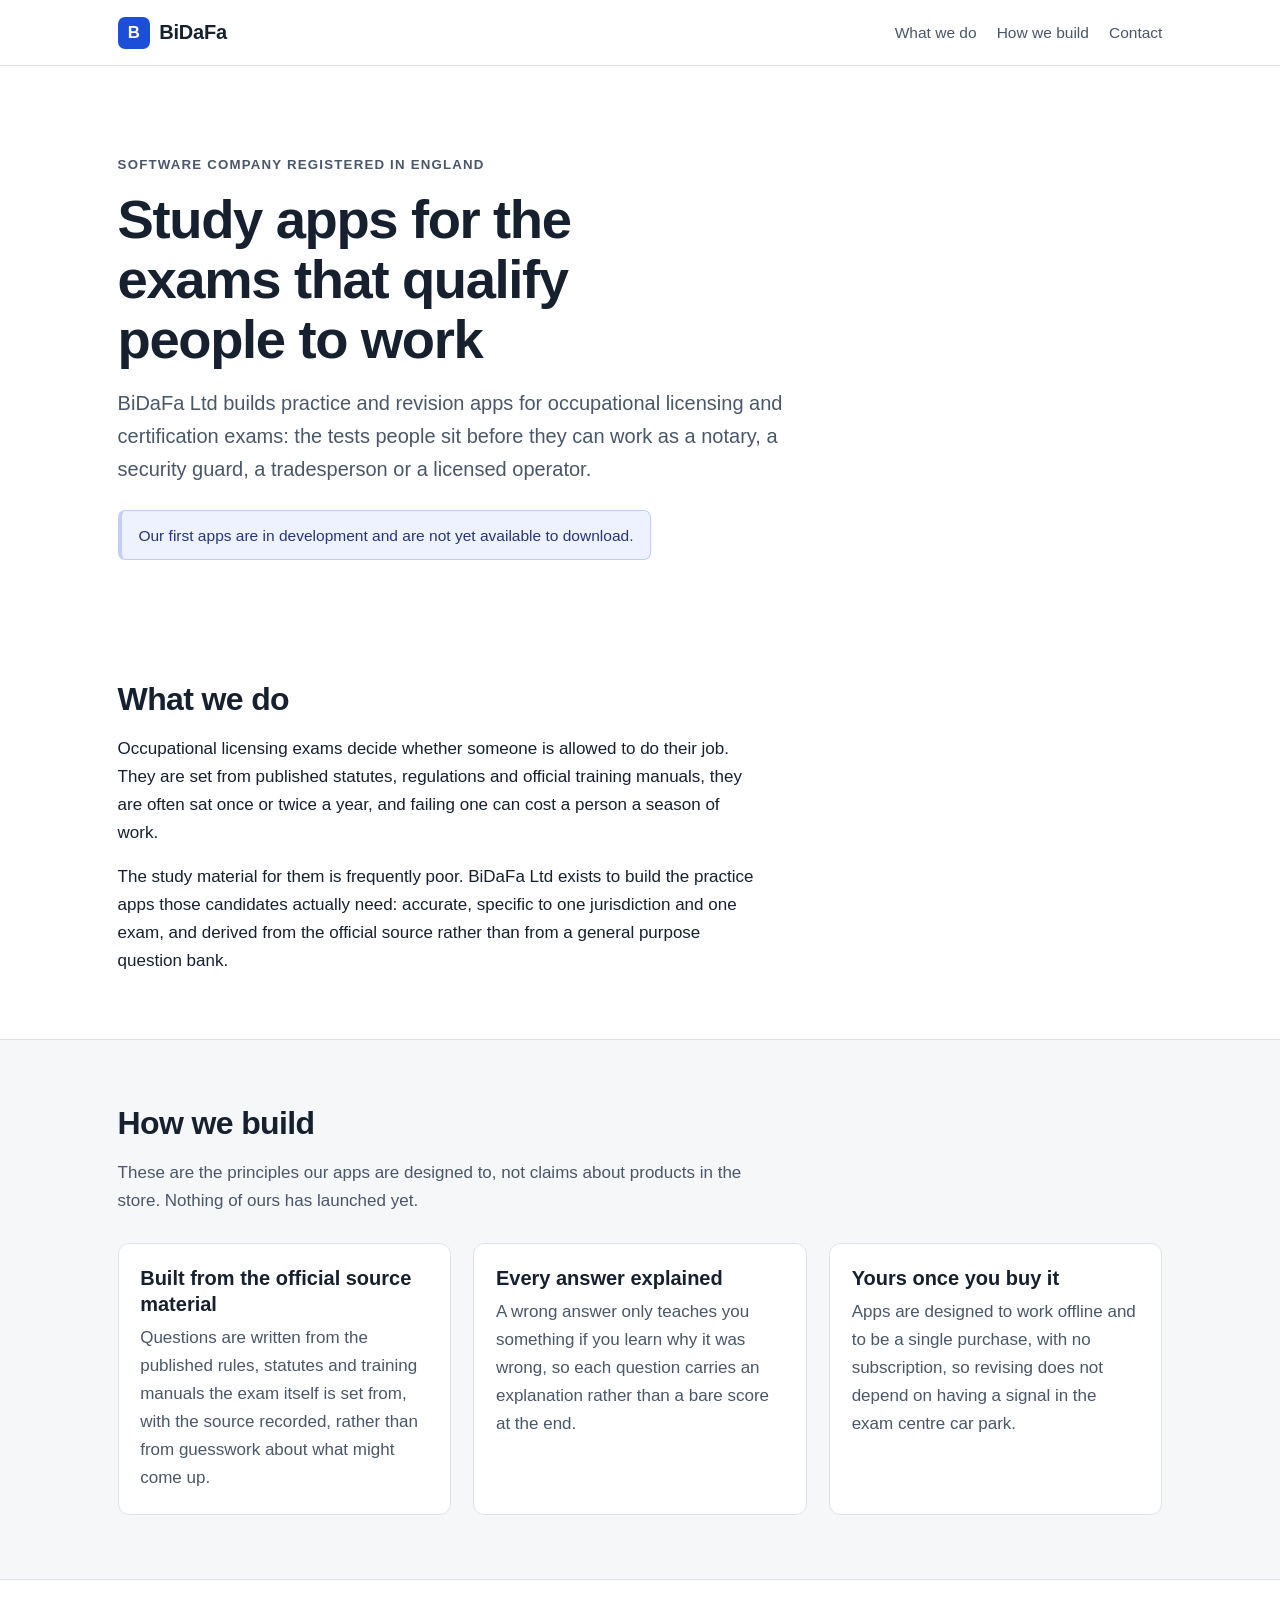
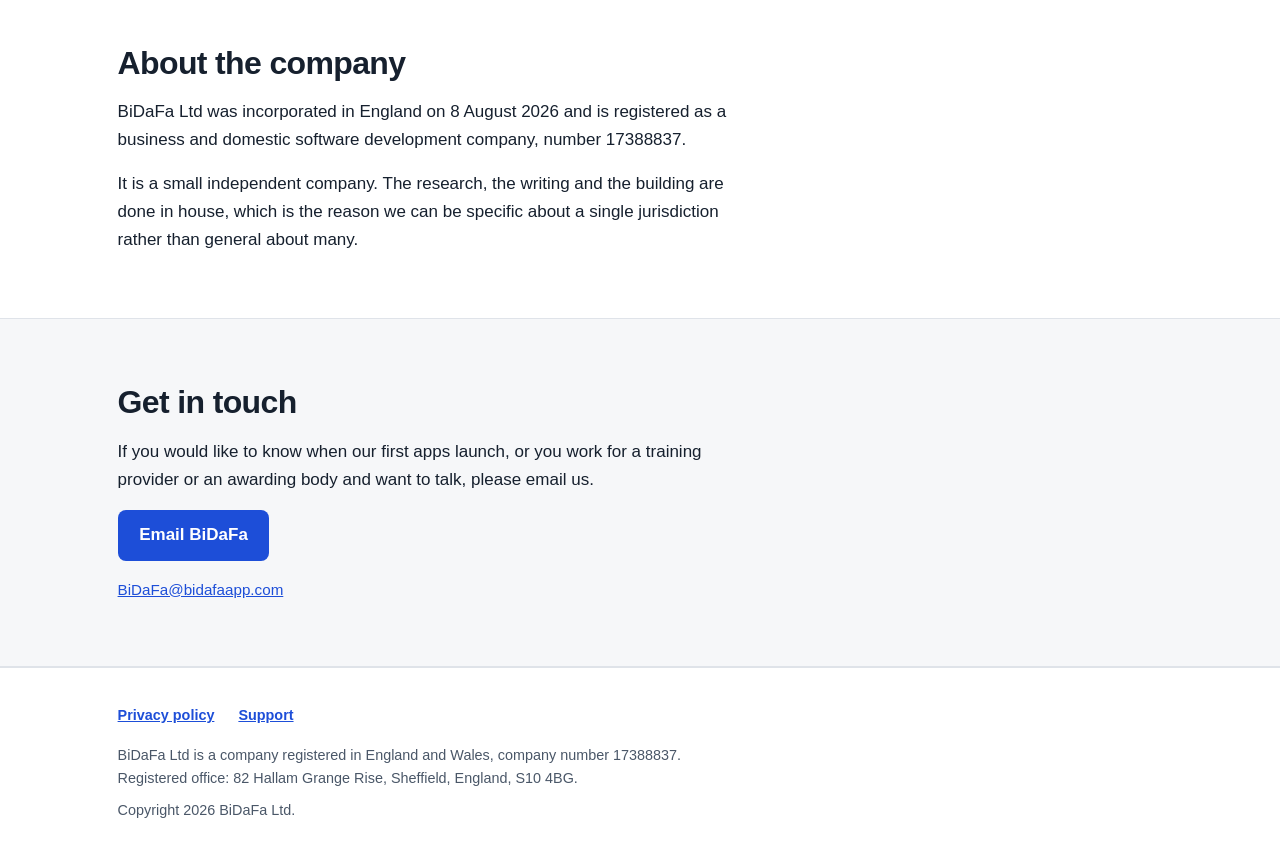
<file: docs/index.html>
<!doctype html>
<html lang="en-GB">
<head>
<meta charset="utf-8">
<meta name="viewport" content="width=device-width, initial-scale=1">

<title>BiDaFa Ltd | Practice apps for licensing and certification exams</title>
<meta name="description" content="BiDaFa Ltd is a software company registered in England, building practice and revision apps for occupational licensing and certification exams. First apps in development.">
<link rel="canonical" href="https://bidafaapp.com/">
<meta name="robots" content="index, follow">

<meta property="og:type" content="website">
<meta property="og:site_name" content="BiDaFa">
<meta property="og:locale" content="en_GB">
<meta property="og:title" content="BiDaFa Ltd | Practice apps for licensing and certification exams">
<meta property="og:description" content="BiDaFa Ltd is a software company registered in England, building practice and revision apps for occupational licensing and certification exams. First apps in development.">
<meta property="og:url" content="https://bidafaapp.com/">
<meta name="twitter:card" content="summary">

<meta name="theme-color" content="#0f172a" media="(prefers-color-scheme: dark)">
<meta name="theme-color" content="#ffffff" media="(prefers-color-scheme: light)">

<link rel="icon" href="/assets/favicon.svg" type="image/svg+xml">
<link rel="stylesheet" href="/assets/styles.css">

<script type="application/ld+json">{
  "@context": "https://schema.org",
  "@type": "Organization",
  "name": "BiDaFa",
  "legalName": "BIDAFA LTD",
  "url": "https://bidafaapp.com/",
  "email": "BiDaFa@bidafaapp.com",
  "foundingDate": "2026-08-08",
  "description": "BiDaFa Ltd is a software company registered in England, building practice and revision apps for occupational licensing and certification exams. First apps in development.",
  "identifier": {
    "@type": "PropertyValue",
    "name": "Companies House company number",
    "value": "17388837"
  },
  "address": {
    "@type": "PostalAddress",
    "streetAddress": "82 Hallam Grange Rise",
    "addressLocality": "Sheffield",
    "postalCode": "S10 4BG",
    "addressCountry": "GB"
  },
  "contactPoint": {
    "@type": "ContactPoint",
    "contactType": "customer support",
    "email": "BiDaFa@bidafaapp.com",
    "areaServed": "GB"
  }
}</script>
</head>

<body>
<a class="skip" href="#main">Skip to content</a>

<header class="site-header">
  <div class="wrap header-inner">
    <a class="brand" href="/" aria-label="BiDaFa Ltd home">
      <span class="brand-mark" aria-hidden="true">B</span>
      <span class="brand-text">BiDaFa</span>
    </a>
    <nav aria-label="Primary">
      <ul class="nav">
        <li><a href="#what-we-do">What we do</a></li>
        <li><a href="#how-we-build">How we build</a></li>
        <li><a href="#contact">Contact</a></li>
      </ul>
    </nav>
  </div>
</header>

<main id="main">

<section class="hero">
  <div class="wrap">
    <p class="eyebrow">Software company registered in England</p>
    <h1>Study apps for the exams that qualify people to work</h1>
    <p class="lead">BiDaFa Ltd builds practice and revision apps for occupational licensing and certification exams: the tests people sit before they can work as a notary, a security guard, a tradesperson or a licensed operator.</p>
    <p class="status" role="note">Our first apps are in development and are not yet available to download.</p>
  </div>
</section>

<section id="what-we-do" class="band" aria-labelledby="what-we-do-h">
  <div class="wrap prose">
    <h2 id="what-we-do-h">What we do</h2>
    <p>Occupational licensing exams decide whether someone is allowed to do their job. They are set from published statutes, regulations and official training manuals, they are often sat once or twice a year, and failing one can cost a person a season of work.</p>
    <p>The study material for them is frequently poor. BiDaFa Ltd exists to build the practice apps those candidates actually need: accurate, specific to one jurisdiction and one exam, and derived from the official source rather than from a general purpose question bank.</p>
  </div>
</section>

<section id="how-we-build" class="band band-alt" aria-labelledby="how-we-build-h">
  <div class="wrap">
    <h2 id="how-we-build-h">How we build</h2>
    <p class="section-intro">These are the principles our apps are designed to, not claims about products in the store. Nothing of ours has launched yet.</p>
    <ul class="principles">
      <li class="principle">
        <h3>Built from the official source material</h3>
        <p>Questions are written from the published rules, statutes and training manuals the exam itself is set from, with the source recorded, rather than from guesswork about what might come up.</p>
      </li>
      <li class="principle">
        <h3>Every answer explained</h3>
        <p>A wrong answer only teaches you something if you learn why it was wrong, so each question carries an explanation rather than a bare score at the end.</p>
      </li>
      <li class="principle">
        <h3>Yours once you buy it</h3>
        <p>Apps are designed to work offline and to be a single purchase, with no subscription, so revising does not depend on having a signal in the exam centre car park.</p>
      </li>
    </ul>
  </div>
</section>

<section id="about" class="band" aria-labelledby="about-h">
  <div class="wrap prose">
    <h2 id="about-h">About the company</h2>
    <p>BiDaFa Ltd was incorporated in England on 8 August 2026 and is registered as a business and domestic software development company, number 17388837.</p>
    <p>It is a small independent company. The research, the writing and the building are done in house, which is the reason we can be specific about a single jurisdiction rather than general about many.</p>
  </div>
</section>

<section id="contact" class="band band-alt" aria-labelledby="contact-h">
  <div class="wrap prose">
    <h2 id="contact-h">Get in touch</h2>
    <p>If you would like to know when our first apps launch, or you work for a training provider or an awarding body and want to talk, please email us.</p>
    <p><a class="button" href="mailto:BiDaFa@bidafaapp.com">Email BiDaFa</a></p>
    <p class="email-plain"><a href="mailto:BiDaFa@bidafaapp.com">BiDaFa@bidafaapp.com</a></p>
  </div>
</section>

</main>

<footer class="site-footer">
  <div class="wrap">
    <nav class="footer-links" aria-label="Legal and support">
      <ul>
        <li><a href="/privacy/">Privacy policy</a></li>
        <li><a href="/support/">Support</a></li>
      </ul>
    </nav>
    <p class="legal">BiDaFa Ltd is a company registered in England and Wales, company number 17388837. Registered office: 82 Hallam Grange Rise, Sheffield, England, S10 4BG.</p>
    <p class="copyright">Copyright 2026 BiDaFa Ltd.</p>
  </div>
</footer>

</body>
</html>
</file>
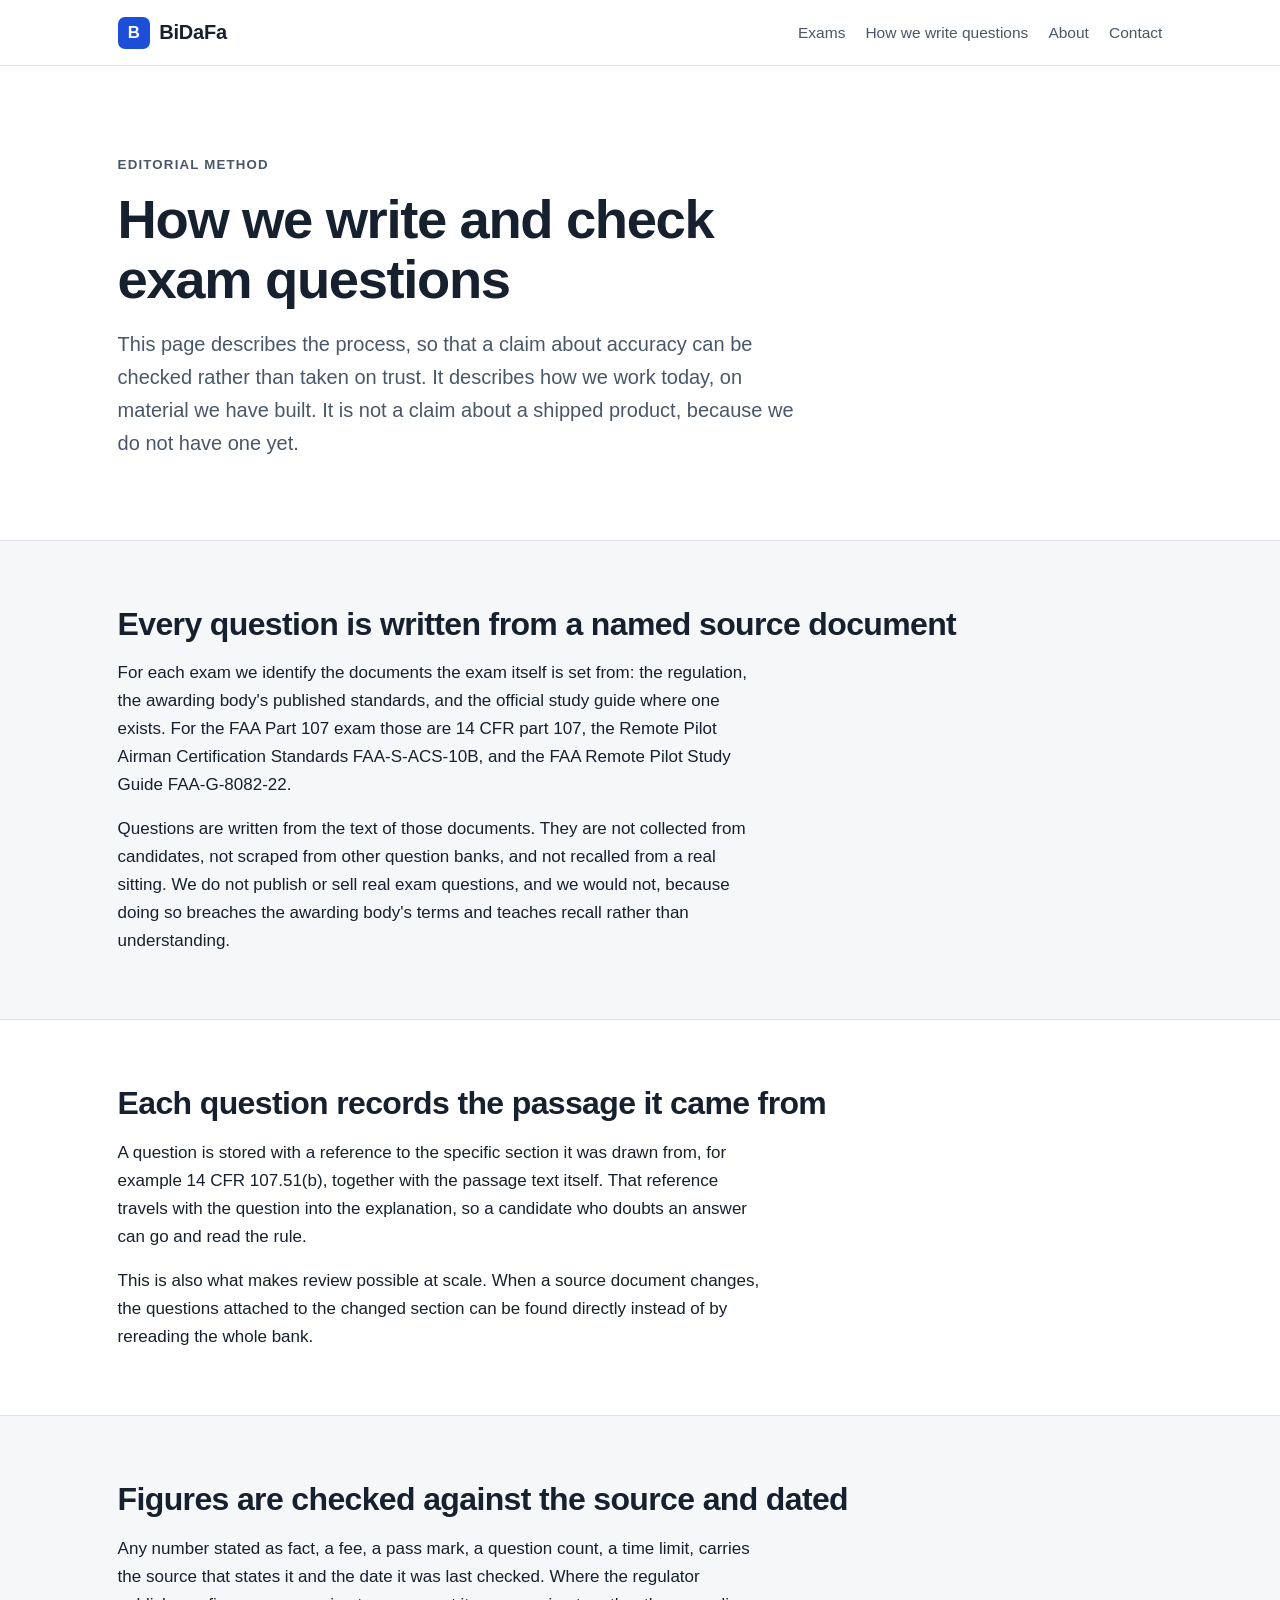
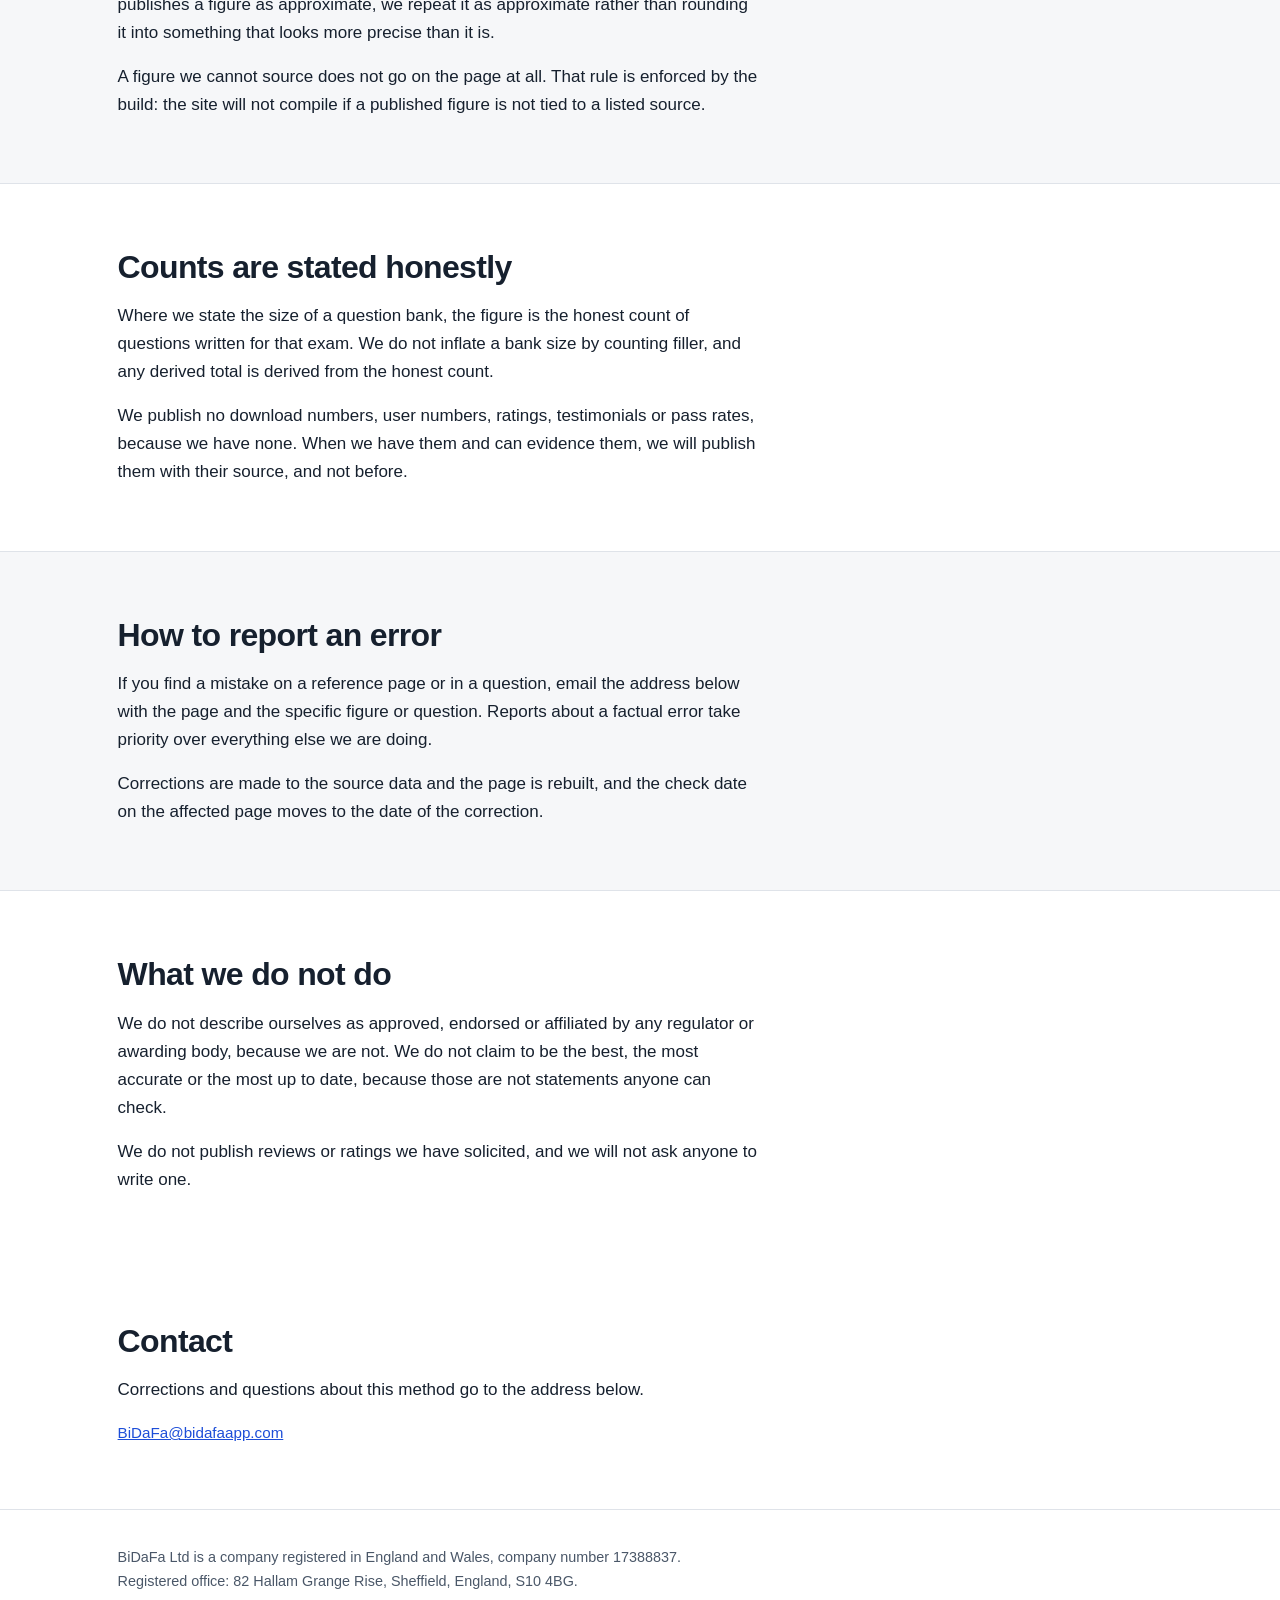
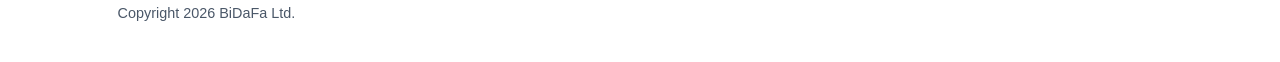
<file: docs/how-we-write-questions/index.html>
<!doctype html>
<html lang="en-GB">
<head>
<meta charset="utf-8">
<meta name="viewport" content="width=device-width, initial-scale=1">

<title>How BiDaFa writes and checks exam questions | BiDaFa Ltd</title>
<meta name="description" content="The method BiDaFa Ltd uses to write practice questions for licensing exams: which documents each question is drawn from, how the source is recorded per question, how figures are checked and dated, and how to report an error.">
<link rel="canonical" href="https://bidafaapp.com/how-we-write-questions/">
<meta name="robots" content="index, follow">

<meta property="og:type" content="website">
<meta property="og:site_name" content="BiDaFa">
<meta property="og:locale" content="en_GB">
<meta property="og:title" content="How BiDaFa writes and checks exam questions | BiDaFa Ltd">
<meta property="og:description" content="The method BiDaFa Ltd uses to write practice questions for licensing exams: which documents each question is drawn from, how the source is recorded per question, how figures are checked and dated, and how to report an error.">
<meta property="og:url" content="https://bidafaapp.com/how-we-write-questions/">
<meta name="twitter:card" content="summary">

<meta name="theme-color" content="#0f172a" media="(prefers-color-scheme: dark)">
<meta name="theme-color" content="#ffffff" media="(prefers-color-scheme: light)">

<link rel="icon" href="/assets/favicon.svg" type="image/svg+xml">
<link rel="stylesheet" href="/assets/styles.css">

<script type="application/ld+json">{
  "@context": "https://schema.org",
  "@graph": [
    {
      "@type": "Organization",
      "@id": "https://bidafaapp.com/#organization",
      "name": "BiDaFa",
      "legalName": "BIDAFA LTD",
      "url": "https://bidafaapp.com/",
      "email": "BiDaFa@bidafaapp.com",
      "foundingDate": "2026-08-08",
      "description": "BiDaFa Ltd is a software company registered in England, building practice and revision apps for occupational licensing and certification exams. Free, sourced reference pages for the exams themselves. First apps in development.",
      "identifier": {
        "@type": "PropertyValue",
        "name": "Companies House company number",
        "value": "17388837"
      },
      "address": {
        "@type": "PostalAddress",
        "streetAddress": "82 Hallam Grange Rise",
        "addressLocality": "Sheffield",
        "postalCode": "S10 4BG",
        "addressCountry": "GB"
      },
      "contactPoint": {
        "@type": "ContactPoint",
        "contactType": "customer support",
        "email": "BiDaFa@bidafaapp.com",
        "areaServed": "GB"
      },
      "sameAs": [
        "https://find-and-update.company-information.service.gov.uk/company/17388837"
      ]
    },
    {
      "@type": "WebSite",
      "@id": "https://bidafaapp.com/#website",
      "url": "https://bidafaapp.com/",
      "name": "BiDaFa",
      "inLanguage": "en-GB",
      "publisher": {
        "@id": "https://bidafaapp.com/#organization"
      }
    },
    {
      "@type": "Article",
      "@id": "https://bidafaapp.com/how-we-write-questions/#page",
      "url": "https://bidafaapp.com/how-we-write-questions/",
      "name": "How BiDaFa writes and checks exam questions | BiDaFa Ltd",
      "headline": "How BiDaFa writes and checks exam questions | BiDaFa Ltd",
      "description": "The method BiDaFa Ltd uses to write practice questions for licensing exams: which documents each question is drawn from, how the source is recorded per question, how figures are checked and dated, and how to report an error.",
      "inLanguage": "en-GB",
      "isPartOf": {
        "@id": "https://bidafaapp.com/#website"
      },
      "publisher": {
        "@id": "https://bidafaapp.com/#organization"
      },
      "author": {
        "@id": "https://bidafaapp.com/#organization"
      }
    },
    {
      "@type": "BreadcrumbList",
      "@id": "https://bidafaapp.com/how-we-write-questions/#breadcrumb",
      "itemListElement": [
        {
          "@type": "ListItem",
          "position": 1,
          "name": "Home",
          "item": "https://bidafaapp.com/"
        },
        {
          "@type": "ListItem",
          "position": 2,
          "name": "How we write questions",
          "item": "https://bidafaapp.com/how-we-write-questions/"
        }
      ]
    }
  ]
}</script>
</head>

<body>
<a class="skip" href="#main">Skip to content</a>

<header class="site-header">
  <div class="wrap header-inner">
    <a class="brand" href="/" aria-label="BiDaFa Ltd home">
      <span class="brand-mark" aria-hidden="true">B</span>
      <span class="brand-text">BiDaFa</span>
    </a>
    <nav aria-label="Primary">
      <ul class="nav">
        <li><a href="/exams/faa-part-107/">Exams</a></li>
        <li><a href="/how-we-write-questions/">How we write questions</a></li>
        <li><a href="/#about">About</a></li>
        <li><a href="/#contact">Contact</a></li>
      </ul>
    </nav>
  </div>
</header>

<main id="main">

<section class="hero">
  <div class="wrap">
    <p class="eyebrow">Editorial method</p>
    <h1>How we write and check exam questions</h1>
    <p class="lead">This page describes the process, so that a claim about accuracy can be checked rather than taken on trust. It describes how we work today, on material we have built. It is not a claim about a shipped product, because we do not have one yet.</p>
  </div>
</section>

<section class="band band-alt" aria-labelledby="s1-h">
  <div class="wrap prose">
    <h2 id="s1-h">Every question is written from a named source document</h2>
    <p>For each exam we identify the documents the exam itself is set from: the regulation, the awarding body&#39;s published standards, and the official study guide where one exists. For the FAA Part 107 exam those are 14 CFR part 107, the Remote Pilot Airman Certification Standards FAA-S-ACS-10B, and the FAA Remote Pilot Study Guide FAA-G-8082-22.</p>
    <p>Questions are written from the text of those documents. They are not collected from candidates, not scraped from other question banks, and not recalled from a real sitting. We do not publish or sell real exam questions, and we would not, because doing so breaches the awarding body&#39;s terms and teaches recall rather than understanding.</p>
  </div>
</section>
<section class="band " aria-labelledby="s2-h">
  <div class="wrap prose">
    <h2 id="s2-h">Each question records the passage it came from</h2>
    <p>A question is stored with a reference to the specific section it was drawn from, for example 14 CFR 107.51(b), together with the passage text itself. That reference travels with the question into the explanation, so a candidate who doubts an answer can go and read the rule.</p>
    <p>This is also what makes review possible at scale. When a source document changes, the questions attached to the changed section can be found directly instead of by rereading the whole bank.</p>
  </div>
</section>
<section class="band band-alt" aria-labelledby="s3-h">
  <div class="wrap prose">
    <h2 id="s3-h">Figures are checked against the source and dated</h2>
    <p>Any number stated as fact, a fee, a pass mark, a question count, a time limit, carries the source that states it and the date it was last checked. Where the regulator publishes a figure as approximate, we repeat it as approximate rather than rounding it into something that looks more precise than it is.</p>
    <p>A figure we cannot source does not go on the page at all. That rule is enforced by the build: the site will not compile if a published figure is not tied to a listed source.</p>
  </div>
</section>
<section class="band " aria-labelledby="s4-h">
  <div class="wrap prose">
    <h2 id="s4-h">Counts are stated honestly</h2>
    <p>Where we state the size of a question bank, the figure is the honest count of questions written for that exam. We do not inflate a bank size by counting filler, and any derived total is derived from the honest count.</p>
    <p>We publish no download numbers, user numbers, ratings, testimonials or pass rates, because we have none. When we have them and can evidence them, we will publish them with their source, and not before.</p>
  </div>
</section>
<section class="band band-alt" aria-labelledby="s5-h">
  <div class="wrap prose">
    <h2 id="s5-h">How to report an error</h2>
    <p>If you find a mistake on a reference page or in a question, email the address below with the page and the specific figure or question. Reports about a factual error take priority over everything else we are doing.</p>
    <p>Corrections are made to the source data and the page is rebuilt, and the check date on the affected page moves to the date of the correction.</p>
  </div>
</section>
<section class="band " aria-labelledby="s6-h">
  <div class="wrap prose">
    <h2 id="s6-h">What we do not do</h2>
    <p>We do not describe ourselves as approved, endorsed or affiliated by any regulator or awarding body, because we are not. We do not claim to be the best, the most accurate or the most up to date, because those are not statements anyone can check.</p>
    <p>We do not publish reviews or ratings we have solicited, and we will not ask anyone to write one.</p>
  </div>
</section>

<section id="contact" class="band" aria-labelledby="contact-h">
  <div class="wrap prose">
    <h2 id="contact-h">Contact</h2>
    <p>Corrections and questions about this method go to the address below.</p>
    <p class="email-plain"><a href="mailto:BiDaFa@bidafaapp.com">BiDaFa@bidafaapp.com</a></p>
  </div>
</section>

</main>

<footer class="site-footer">
  <div class="wrap">
    <p class="legal">BiDaFa Ltd is a company registered in England and Wales, company number 17388837. Registered office: 82 Hallam Grange Rise, Sheffield, England, S10 4BG.</p>
    <p class="copyright">Copyright 2026 BiDaFa Ltd.</p>
  </div>
</footer>

</body>
</html>
</file>
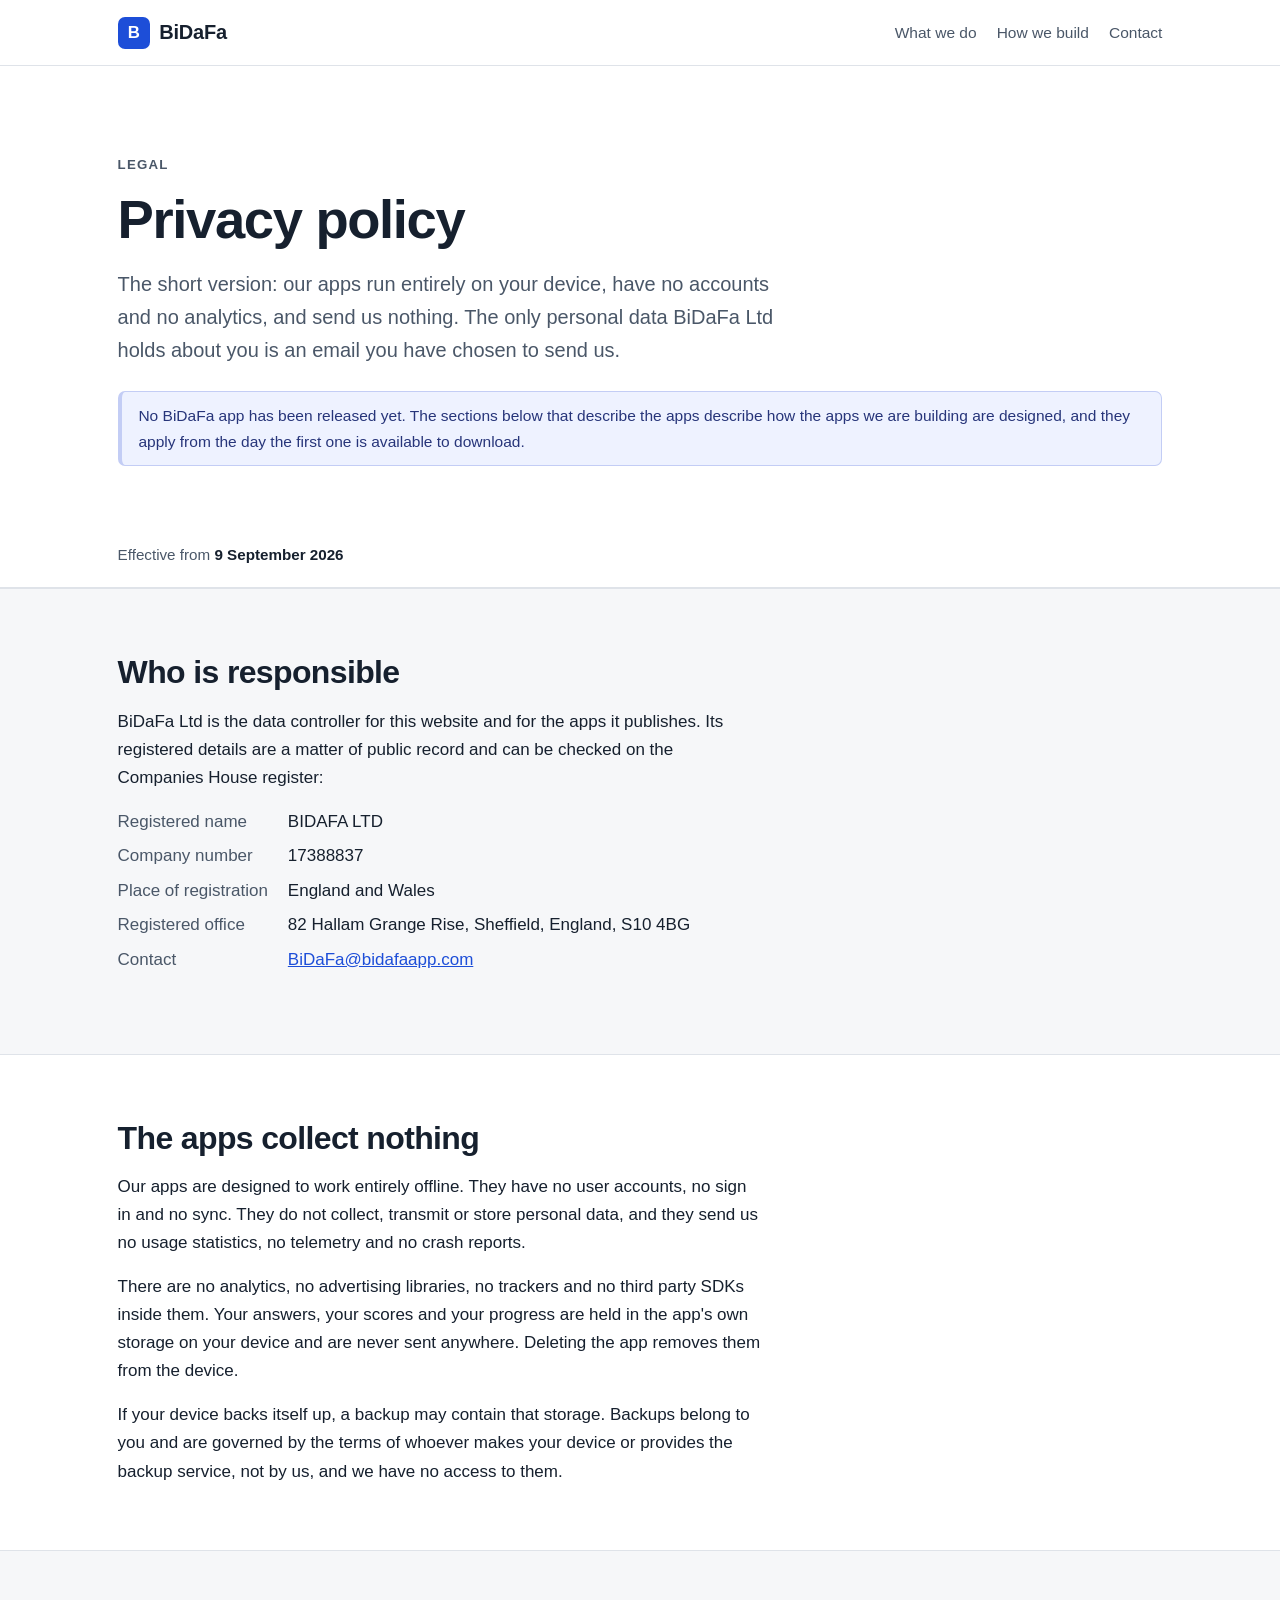
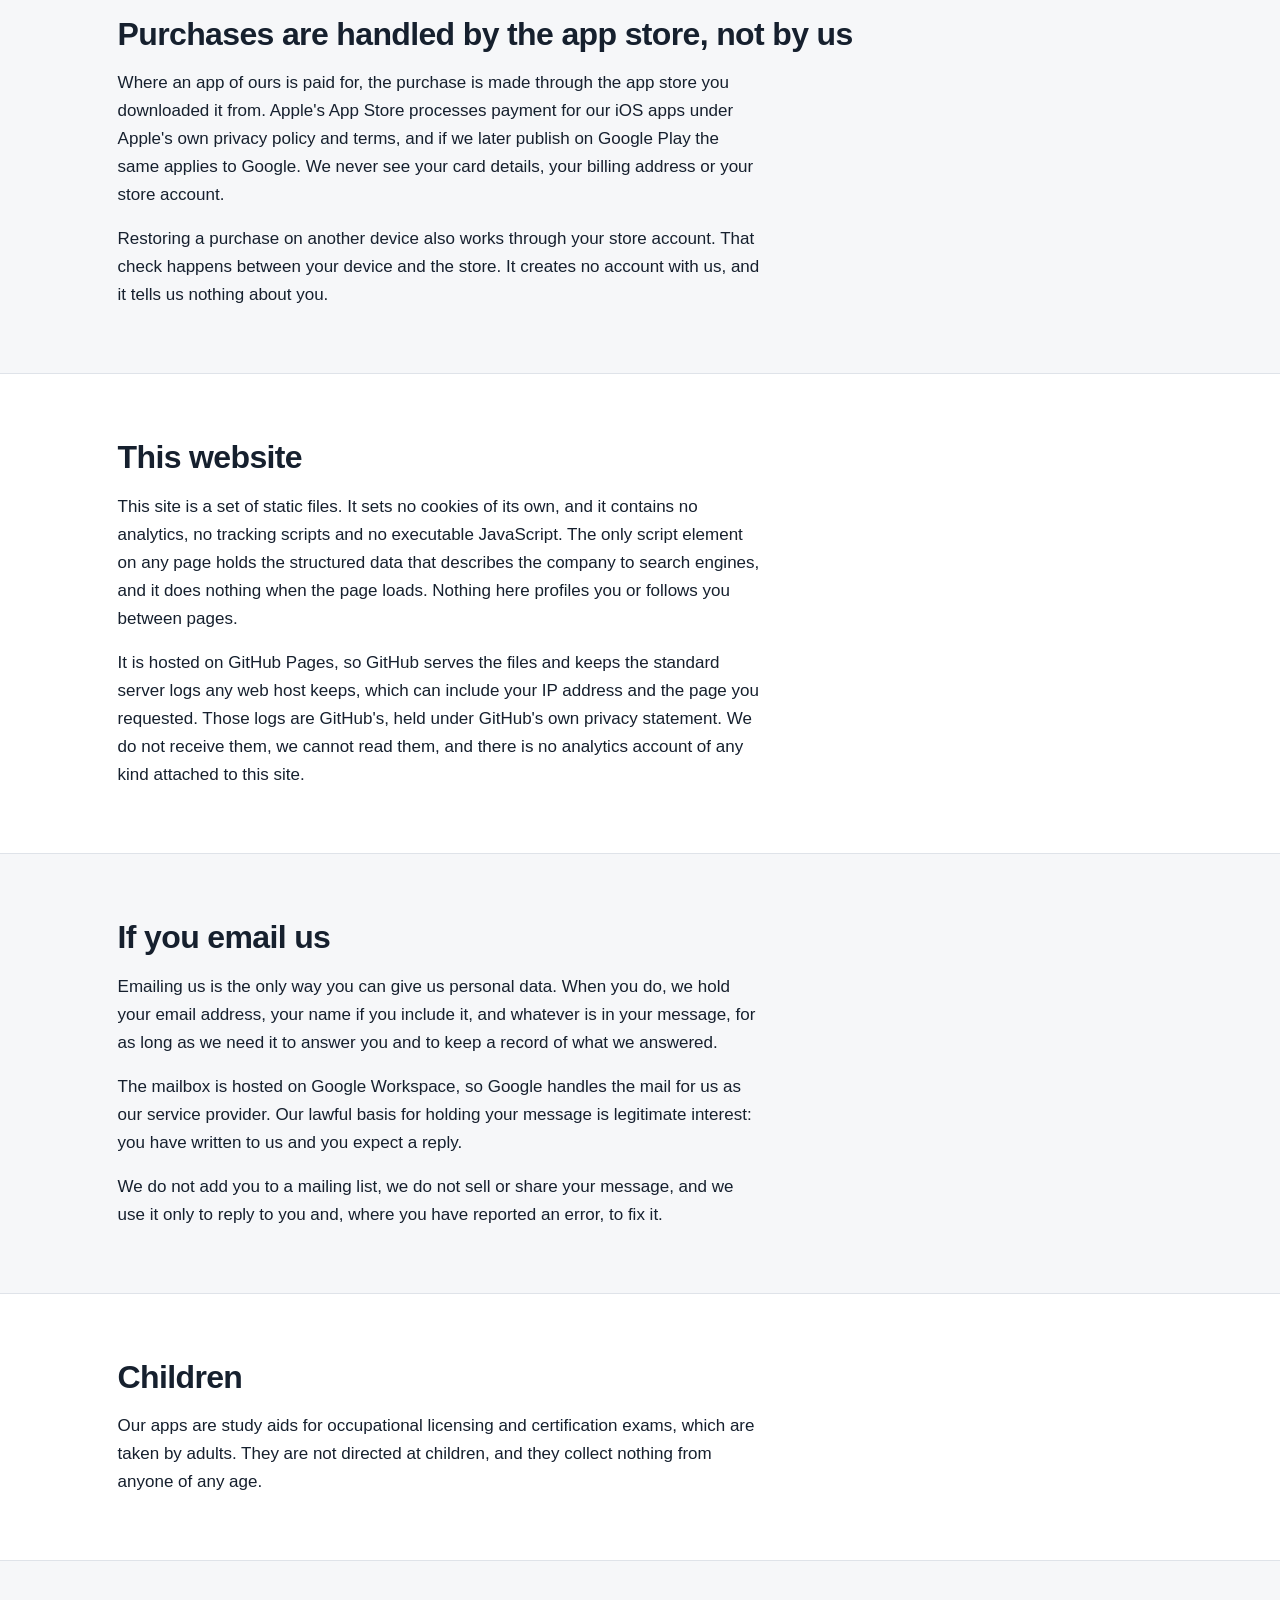
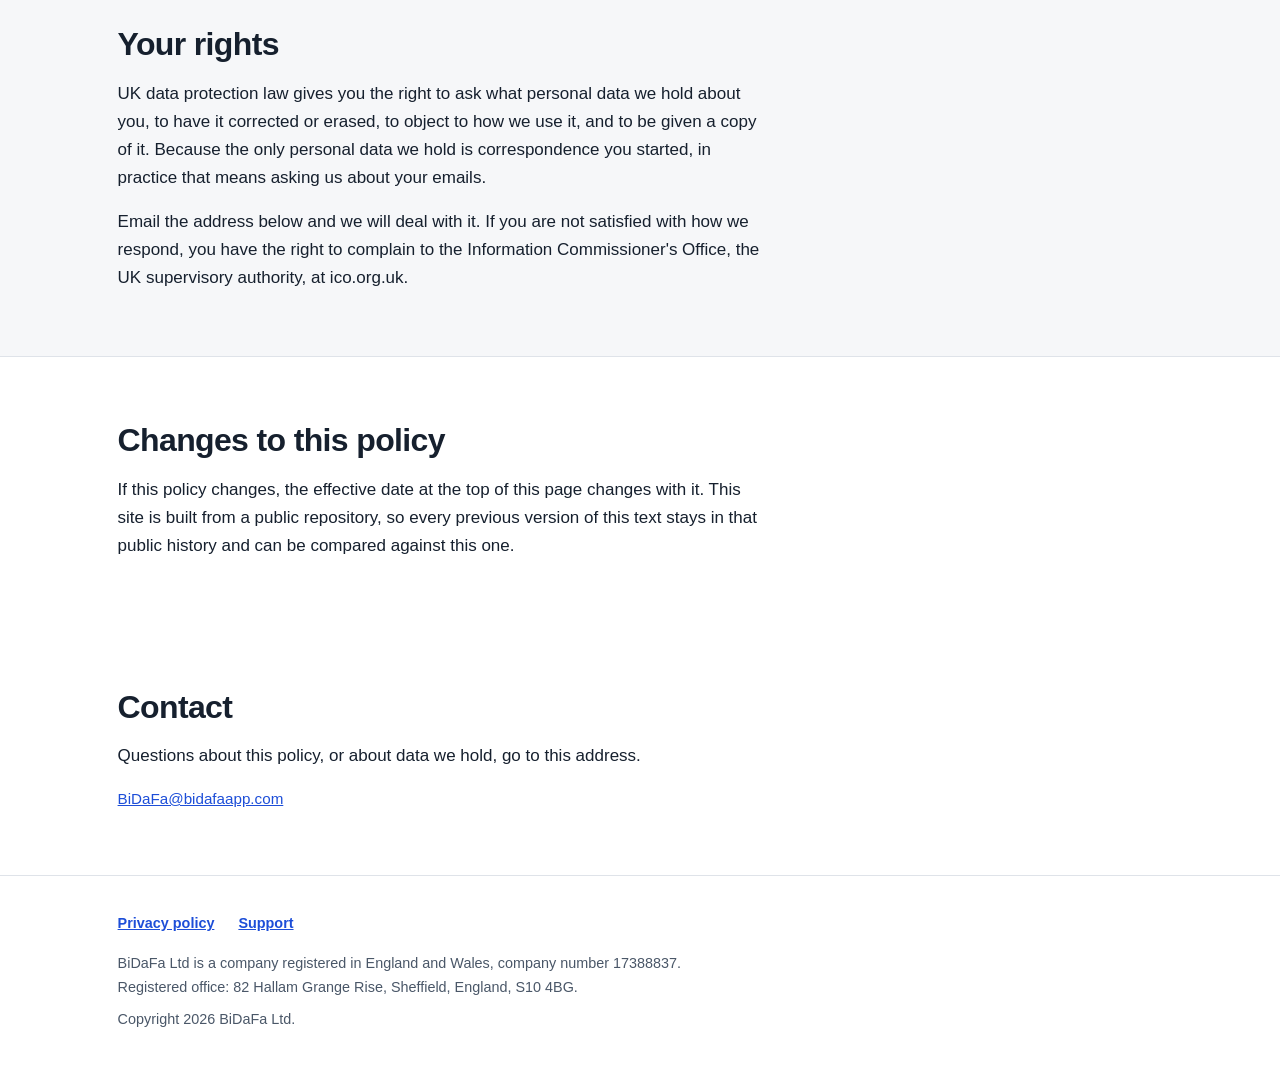
<file: docs/privacy/index.html>
<!doctype html>
<html lang="en-GB">
<head>
<meta charset="utf-8">
<meta name="viewport" content="width=device-width, initial-scale=1">

<title>Privacy policy | BiDaFa Ltd</title>
<meta name="description" content="The BiDaFa Ltd privacy policy. Our apps run entirely offline, have no accounts, no analytics and no third party SDKs, and collect no personal data. Purchases are handled by the app store. The only personal data we hold is email you choose to send us.">
<link rel="canonical" href="https://bidafaapp.com/privacy/">
<meta name="robots" content="index, follow">

<meta property="og:type" content="website">
<meta property="og:site_name" content="BiDaFa">
<meta property="og:locale" content="en_GB">
<meta property="og:title" content="Privacy policy | BiDaFa Ltd">
<meta property="og:description" content="The BiDaFa Ltd privacy policy. Our apps run entirely offline, have no accounts, no analytics and no third party SDKs, and collect no personal data. Purchases are handled by the app store. The only personal data we hold is email you choose to send us.">
<meta property="og:url" content="https://bidafaapp.com/privacy/">
<meta name="twitter:card" content="summary">

<meta name="theme-color" content="#0f172a" media="(prefers-color-scheme: dark)">
<meta name="theme-color" content="#ffffff" media="(prefers-color-scheme: light)">

<link rel="icon" href="/assets/favicon.svg" type="image/svg+xml">
<link rel="stylesheet" href="/assets/styles.css">

<script type="application/ld+json">{
  "@context": "https://schema.org",
  "@type": "Organization",
  "name": "BiDaFa",
  "legalName": "BIDAFA LTD",
  "url": "https://bidafaapp.com/",
  "email": "BiDaFa@bidafaapp.com",
  "foundingDate": "2026-08-08",
  "description": "BiDaFa Ltd is a software company registered in England, building practice and revision apps for occupational licensing and certification exams. First apps in development.",
  "identifier": {
    "@type": "PropertyValue",
    "name": "Companies House company number",
    "value": "17388837"
  },
  "address": {
    "@type": "PostalAddress",
    "streetAddress": "82 Hallam Grange Rise",
    "addressLocality": "Sheffield",
    "postalCode": "S10 4BG",
    "addressCountry": "GB"
  },
  "contactPoint": {
    "@type": "ContactPoint",
    "contactType": "customer support",
    "email": "BiDaFa@bidafaapp.com",
    "areaServed": "GB"
  }
}</script>
</head>

<body>
<a class="skip" href="#main">Skip to content</a>

<header class="site-header">
  <div class="wrap header-inner">
    <a class="brand" href="/" aria-label="BiDaFa Ltd home">
      <span class="brand-mark" aria-hidden="true">B</span>
      <span class="brand-text">BiDaFa</span>
    </a>
    <nav aria-label="Primary">
      <ul class="nav">
        <li><a href="#what-we-do">What we do</a></li>
        <li><a href="#how-we-build">How we build</a></li>
        <li><a href="#contact">Contact</a></li>
      </ul>
    </nav>
  </div>
</header>

<main id="main">

<section class="hero">
  <div class="wrap">
    <p class="eyebrow">Legal</p>
    <h1>Privacy policy</h1>
    <p class="lead">The short version: our apps run entirely on your device, have no accounts and no analytics, and send us nothing. The only personal data BiDaFa Ltd holds about you is an email you have chosen to send us.</p>
    <p class="status" role="note">No BiDaFa app has been released yet. The sections below that describe the apps describe how the apps we are building are designed, and they apply from the day the first one is available to download.</p>
  </div>
</section>

<section class="band doc-date">
  <div class="wrap">
    <p>Effective from
      <time datetime="2026-09-09">9 September 2026</time>
    </p>
  </div>
</section>

<section class="band band-alt" aria-labelledby="s1-h">
  <div class="wrap prose">
    <h2 id="s1-h">Who is responsible</h2>

    <p>BiDaFa Ltd is the data controller for this website and for the apps it publishes. Its registered details are a matter of public record and can be checked on the Companies House register:</p>

    <dl class="facts-list">
      <dt>Registered name</dt>
      <dd>BIDAFA LTD</dd>
      <dt>Company number</dt>
      <dd>17388837</dd>
      <dt>Place of registration</dt>
      <dd>England and Wales</dd>
      <dt>Registered office</dt>
      <dd>82 Hallam Grange Rise, Sheffield,
          England, S10 4BG</dd>
      <dt>Contact</dt>
      <dd><a href="mailto:BiDaFa@bidafaapp.com">BiDaFa@bidafaapp.com</a></dd>
    </dl>



  </div>
</section>
<section class="band " aria-labelledby="s2-h">
  <div class="wrap prose">
    <h2 id="s2-h">The apps collect nothing</h2>

    <p>Our apps are designed to work entirely offline. They have no user accounts, no sign in and no sync. They do not collect, transmit or store personal data, and they send us no usage statistics, no telemetry and no crash reports.</p>
    <p>There are no analytics, no advertising libraries, no trackers and no third party SDKs inside them. Your answers, your scores and your progress are held in the app&#39;s own storage on your device and are never sent anywhere. Deleting the app removes them from the device.</p>
    <p>If your device backs itself up, a backup may contain that storage. Backups belong to you and are governed by the terms of whoever makes your device or provides the backup service, not by us, and we have no access to them.</p>




  </div>
</section>
<section class="band band-alt" aria-labelledby="s3-h">
  <div class="wrap prose">
    <h2 id="s3-h">Purchases are handled by the app store, not by us</h2>

    <p>Where an app of ours is paid for, the purchase is made through the app store you downloaded it from. Apple&#39;s App Store processes payment for our iOS apps under Apple&#39;s own privacy policy and terms, and if we later publish on Google Play the same applies to Google. We never see your card details, your billing address or your store account.</p>
    <p>Restoring a purchase on another device also works through your store account. That check happens between your device and the store. It creates no account with us, and it tells us nothing about you.</p>




  </div>
</section>
<section class="band " aria-labelledby="s4-h">
  <div class="wrap prose">
    <h2 id="s4-h">This website</h2>

    <p>This site is a set of static files. It sets no cookies of its own, and it contains no analytics, no tracking scripts and no executable JavaScript. The only script element on any page holds the structured data that describes the company to search engines, and it does nothing when the page loads. Nothing here profiles you or follows you between pages.</p>
    <p>It is hosted on GitHub Pages, so GitHub serves the files and keeps the standard server logs any web host keeps, which can include your IP address and the page you requested. Those logs are GitHub&#39;s, held under GitHub&#39;s own privacy statement. We do not receive them, we cannot read them, and there is no analytics account of any kind attached to this site.</p>




  </div>
</section>
<section class="band band-alt" aria-labelledby="s5-h">
  <div class="wrap prose">
    <h2 id="s5-h">If you email us</h2>

    <p>Emailing us is the only way you can give us personal data. When you do, we hold your email address, your name if you include it, and whatever is in your message, for as long as we need it to answer you and to keep a record of what we answered.</p>
    <p>The mailbox is hosted on Google Workspace, so Google handles the mail for us as our service provider. Our lawful basis for holding your message is legitimate interest: you have written to us and you expect a reply.</p>
    <p>We do not add you to a mailing list, we do not sell or share your message, and we use it only to reply to you and, where you have reported an error, to fix it.</p>




  </div>
</section>
<section class="band " aria-labelledby="s6-h">
  <div class="wrap prose">
    <h2 id="s6-h">Children</h2>

    <p>Our apps are study aids for occupational licensing and certification exams, which are taken by adults. They are not directed at children, and they collect nothing from anyone of any age.</p>




  </div>
</section>
<section class="band band-alt" aria-labelledby="s7-h">
  <div class="wrap prose">
    <h2 id="s7-h">Your rights</h2>

    <p>UK data protection law gives you the right to ask what personal data we hold about you, to have it corrected or erased, to object to how we use it, and to be given a copy of it. Because the only personal data we hold is correspondence you started, in practice that means asking us about your emails.</p>
    <p>Email the address below and we will deal with it. If you are not satisfied with how we respond, you have the right to complain to the Information Commissioner&#39;s Office, the UK supervisory authority, at ico.org.uk.</p>




  </div>
</section>
<section class="band " aria-labelledby="s8-h">
  <div class="wrap prose">
    <h2 id="s8-h">Changes to this policy</h2>

    <p>If this policy changes, the effective date at the top of this page changes with it. This site is built from a public repository, so every previous version of this text stays in that public history and can be compared against this one.</p>




  </div>
</section>

<section id="contact" class="band" aria-labelledby="contact-h">
  <div class="wrap prose">
    <h2 id="contact-h">Contact</h2>
    <p>Questions about this policy, or about data we hold, go to this address.</p>
    <p class="email-plain"><a href="mailto:BiDaFa@bidafaapp.com">BiDaFa@bidafaapp.com</a></p>
  </div>
</section>

</main>

<footer class="site-footer">
  <div class="wrap">
    <nav class="footer-links" aria-label="Legal and support">
      <ul>
        <li><a href="/privacy/">Privacy policy</a></li>
        <li><a href="/support/">Support</a></li>
      </ul>
    </nav>
    <p class="legal">BiDaFa Ltd is a company registered in England and Wales, company number 17388837. Registered office: 82 Hallam Grange Rise, Sheffield, England, S10 4BG.</p>
    <p class="copyright">Copyright 2026 BiDaFa Ltd.</p>
  </div>
</footer>

</body>
</html>
</file>
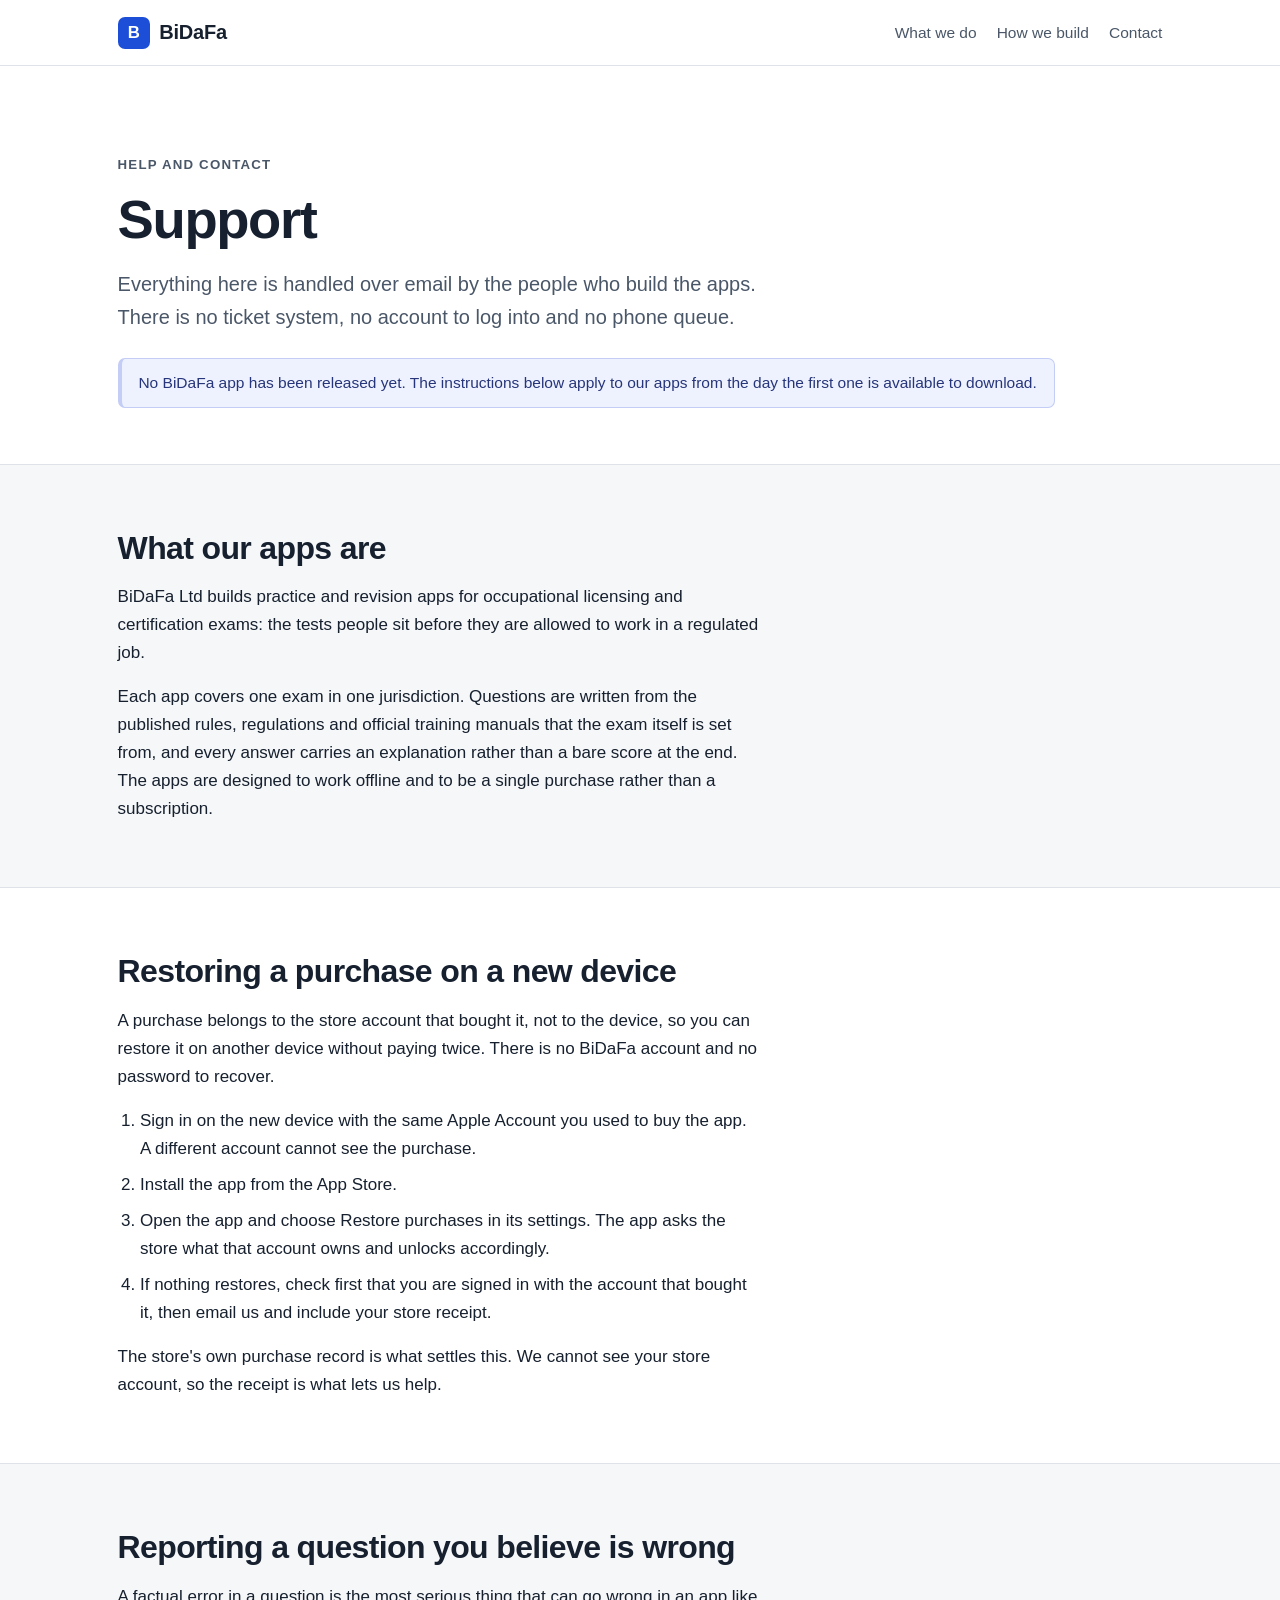
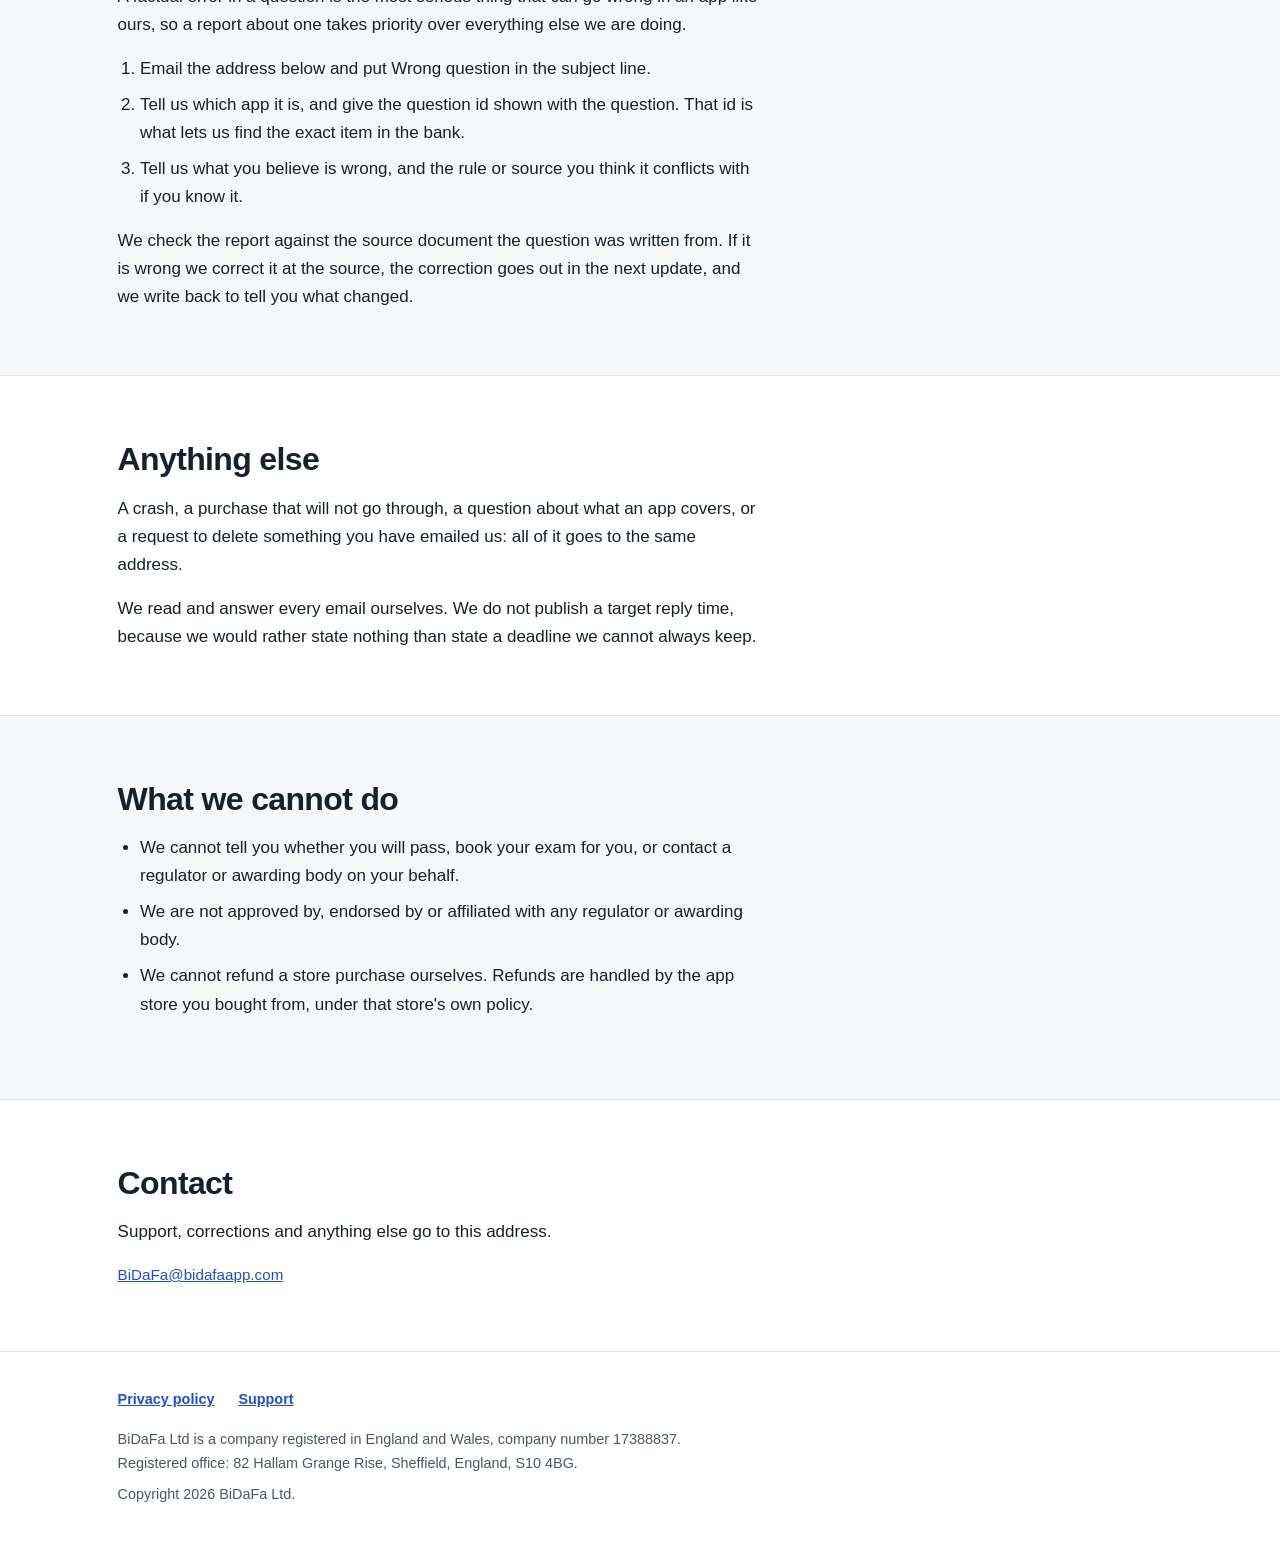
<file: docs/support/index.html>
<!doctype html>
<html lang="en-GB">
<head>
<meta charset="utf-8">
<meta name="viewport" content="width=device-width, initial-scale=1">

<title>Support | BiDaFa Ltd</title>
<meta name="description" content="Support for BiDaFa Ltd apps: how to restore a purchase on a new device, how to report a question you believe is wrong, and how to reach a person. Everything is handled by email at BiDaFa@bidafaapp.com.">
<link rel="canonical" href="https://bidafaapp.com/support/">
<meta name="robots" content="index, follow">

<meta property="og:type" content="website">
<meta property="og:site_name" content="BiDaFa">
<meta property="og:locale" content="en_GB">
<meta property="og:title" content="Support | BiDaFa Ltd">
<meta property="og:description" content="Support for BiDaFa Ltd apps: how to restore a purchase on a new device, how to report a question you believe is wrong, and how to reach a person. Everything is handled by email at BiDaFa@bidafaapp.com.">
<meta property="og:url" content="https://bidafaapp.com/support/">
<meta name="twitter:card" content="summary">

<meta name="theme-color" content="#0f172a" media="(prefers-color-scheme: dark)">
<meta name="theme-color" content="#ffffff" media="(prefers-color-scheme: light)">

<link rel="icon" href="/assets/favicon.svg" type="image/svg+xml">
<link rel="stylesheet" href="/assets/styles.css">

<script type="application/ld+json">{
  "@context": "https://schema.org",
  "@type": "Organization",
  "name": "BiDaFa",
  "legalName": "BIDAFA LTD",
  "url": "https://bidafaapp.com/",
  "email": "BiDaFa@bidafaapp.com",
  "foundingDate": "2026-08-08",
  "description": "BiDaFa Ltd is a software company registered in England, building practice and revision apps for occupational licensing and certification exams. First apps in development.",
  "identifier": {
    "@type": "PropertyValue",
    "name": "Companies House company number",
    "value": "17388837"
  },
  "address": {
    "@type": "PostalAddress",
    "streetAddress": "82 Hallam Grange Rise",
    "addressLocality": "Sheffield",
    "postalCode": "S10 4BG",
    "addressCountry": "GB"
  },
  "contactPoint": {
    "@type": "ContactPoint",
    "contactType": "customer support",
    "email": "BiDaFa@bidafaapp.com",
    "areaServed": "GB"
  }
}</script>
</head>

<body>
<a class="skip" href="#main">Skip to content</a>

<header class="site-header">
  <div class="wrap header-inner">
    <a class="brand" href="/" aria-label="BiDaFa Ltd home">
      <span class="brand-mark" aria-hidden="true">B</span>
      <span class="brand-text">BiDaFa</span>
    </a>
    <nav aria-label="Primary">
      <ul class="nav">
        <li><a href="#what-we-do">What we do</a></li>
        <li><a href="#how-we-build">How we build</a></li>
        <li><a href="#contact">Contact</a></li>
      </ul>
    </nav>
  </div>
</header>

<main id="main">

<section class="hero">
  <div class="wrap">
    <p class="eyebrow">Help and contact</p>
    <h1>Support</h1>
    <p class="lead">Everything here is handled over email by the people who build the apps. There is no ticket system, no account to log into and no phone queue.</p>
    <p class="status" role="note">No BiDaFa app has been released yet. The instructions below apply to our apps from the day the first one is available to download.</p>
  </div>
</section>


<section class="band band-alt" aria-labelledby="s1-h">
  <div class="wrap prose">
    <h2 id="s1-h">What our apps are</h2>

    <p>BiDaFa Ltd builds practice and revision apps for occupational licensing and certification exams: the tests people sit before they are allowed to work in a regulated job.</p>
    <p>Each app covers one exam in one jurisdiction. Questions are written from the published rules, regulations and official training manuals that the exam itself is set from, and every answer carries an explanation rather than a bare score at the end. The apps are designed to work offline and to be a single purchase rather than a subscription.</p>




  </div>
</section>
<section class="band " aria-labelledby="s2-h">
  <div class="wrap prose">
    <h2 id="s2-h">Restoring a purchase on a new device</h2>

    <p>A purchase belongs to the store account that bought it, not to the device, so you can restore it on another device without paying twice. There is no BiDaFa account and no password to recover.</p>


    <ol class="steps">
      <li>Sign in on the new device with the same Apple Account you used to buy the app. A different account cannot see the purchase.</li>
      <li>Install the app from the App Store.</li>
      <li>Open the app and choose Restore purchases in its settings. The app asks the store what that account owns and unlocks accordingly.</li>
      <li>If nothing restores, check first that you are signed in with the account that bought it, then email us and include your store receipt.</li>
    </ol>


    <p>The store&#39;s own purchase record is what settles this. We cannot see your store account, so the receipt is what lets us help.</p>
  </div>
</section>
<section class="band band-alt" aria-labelledby="s3-h">
  <div class="wrap prose">
    <h2 id="s3-h">Reporting a question you believe is wrong</h2>

    <p>A factual error in a question is the most serious thing that can go wrong in an app like ours, so a report about one takes priority over everything else we are doing.</p>


    <ol class="steps">
      <li>Email the address below and put Wrong question in the subject line.</li>
      <li>Tell us which app it is, and give the question id shown with the question. That id is what lets us find the exact item in the bank.</li>
      <li>Tell us what you believe is wrong, and the rule or source you think it conflicts with if you know it.</li>
    </ol>


    <p>We check the report against the source document the question was written from. If it is wrong we correct it at the source, the correction goes out in the next update, and we write back to tell you what changed.</p>
  </div>
</section>
<section class="band " aria-labelledby="s4-h">
  <div class="wrap prose">
    <h2 id="s4-h">Anything else</h2>

    <p>A crash, a purchase that will not go through, a question about what an app covers, or a request to delete something you have emailed us: all of it goes to the same address.</p>
    <p>We read and answer every email ourselves. We do not publish a target reply time, because we would rather state nothing than state a deadline we cannot always keep.</p>




  </div>
</section>
<section class="band band-alt" aria-labelledby="s5-h">
  <div class="wrap prose">
    <h2 id="s5-h">What we cannot do</h2>




    <ul class="points">
      <li>We cannot tell you whether you will pass, book your exam for you, or contact a regulator or awarding body on your behalf.</li>
      <li>We are not approved by, endorsed by or affiliated with any regulator or awarding body.</li>
      <li>We cannot refund a store purchase ourselves. Refunds are handled by the app store you bought from, under that store&#39;s own policy.</li>
    </ul>

  </div>
</section>

<section id="contact" class="band" aria-labelledby="contact-h">
  <div class="wrap prose">
    <h2 id="contact-h">Contact</h2>
    <p>Support, corrections and anything else go to this address.</p>
    <p class="email-plain"><a href="mailto:BiDaFa@bidafaapp.com">BiDaFa@bidafaapp.com</a></p>
  </div>
</section>

</main>

<footer class="site-footer">
  <div class="wrap">
    <nav class="footer-links" aria-label="Legal and support">
      <ul>
        <li><a href="/privacy/">Privacy policy</a></li>
        <li><a href="/support/">Support</a></li>
      </ul>
    </nav>
    <p class="legal">BiDaFa Ltd is a company registered in England and Wales, company number 17388837. Registered office: 82 Hallam Grange Rise, Sheffield, England, S10 4BG.</p>
    <p class="copyright">Copyright 2026 BiDaFa Ltd.</p>
  </div>
</footer>

</body>
</html>
</file>
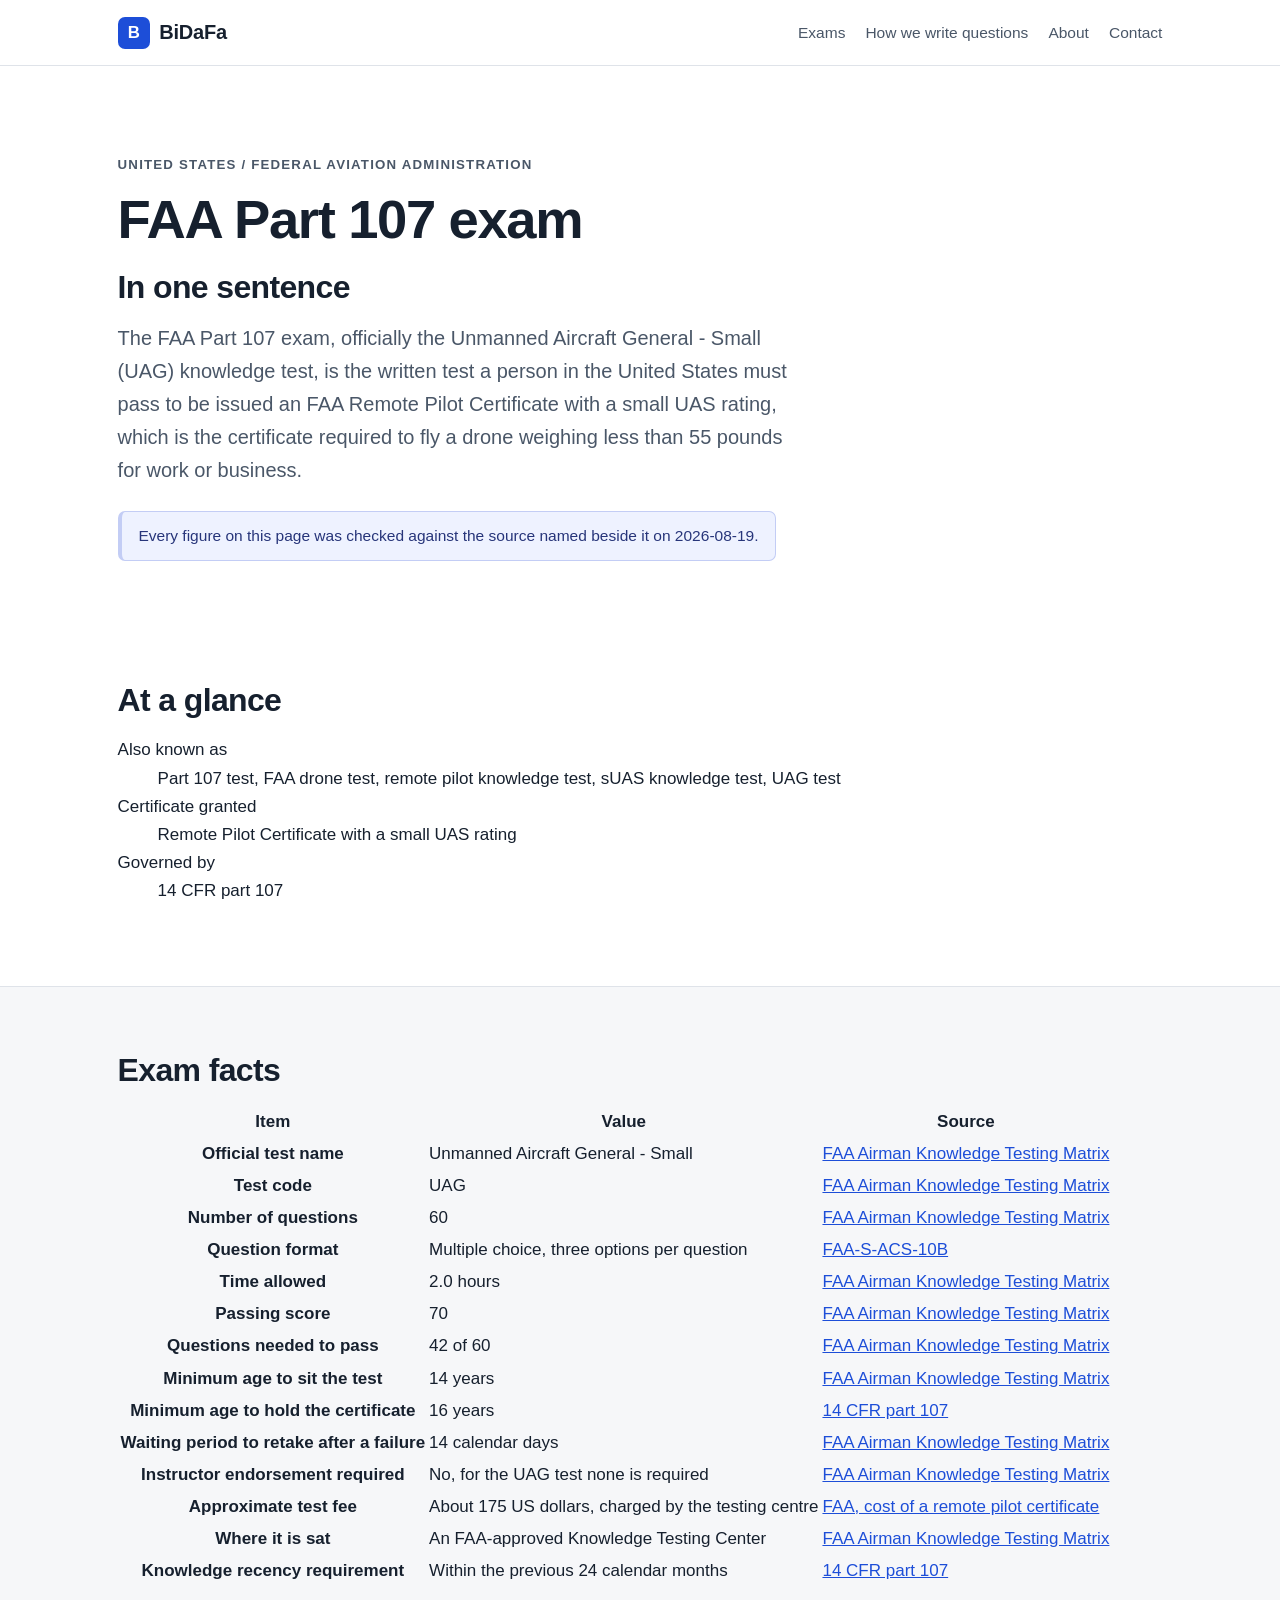
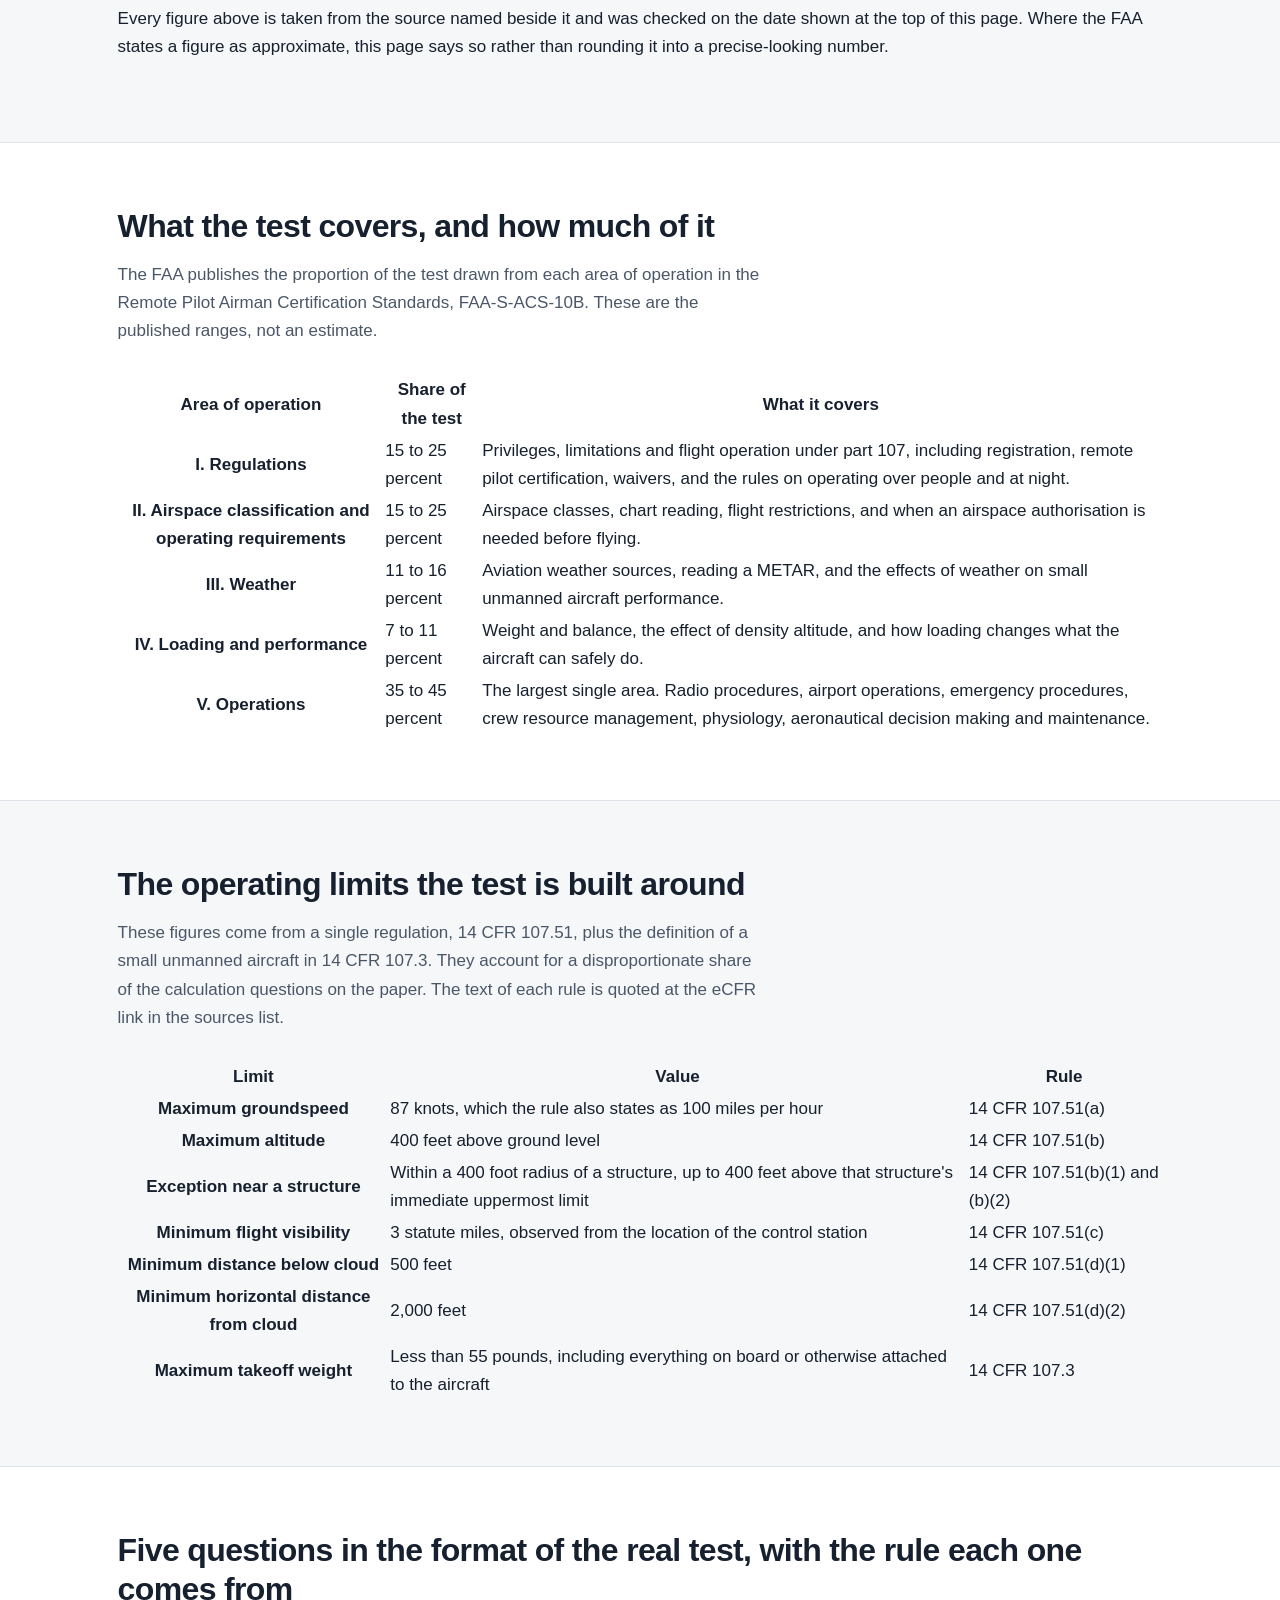
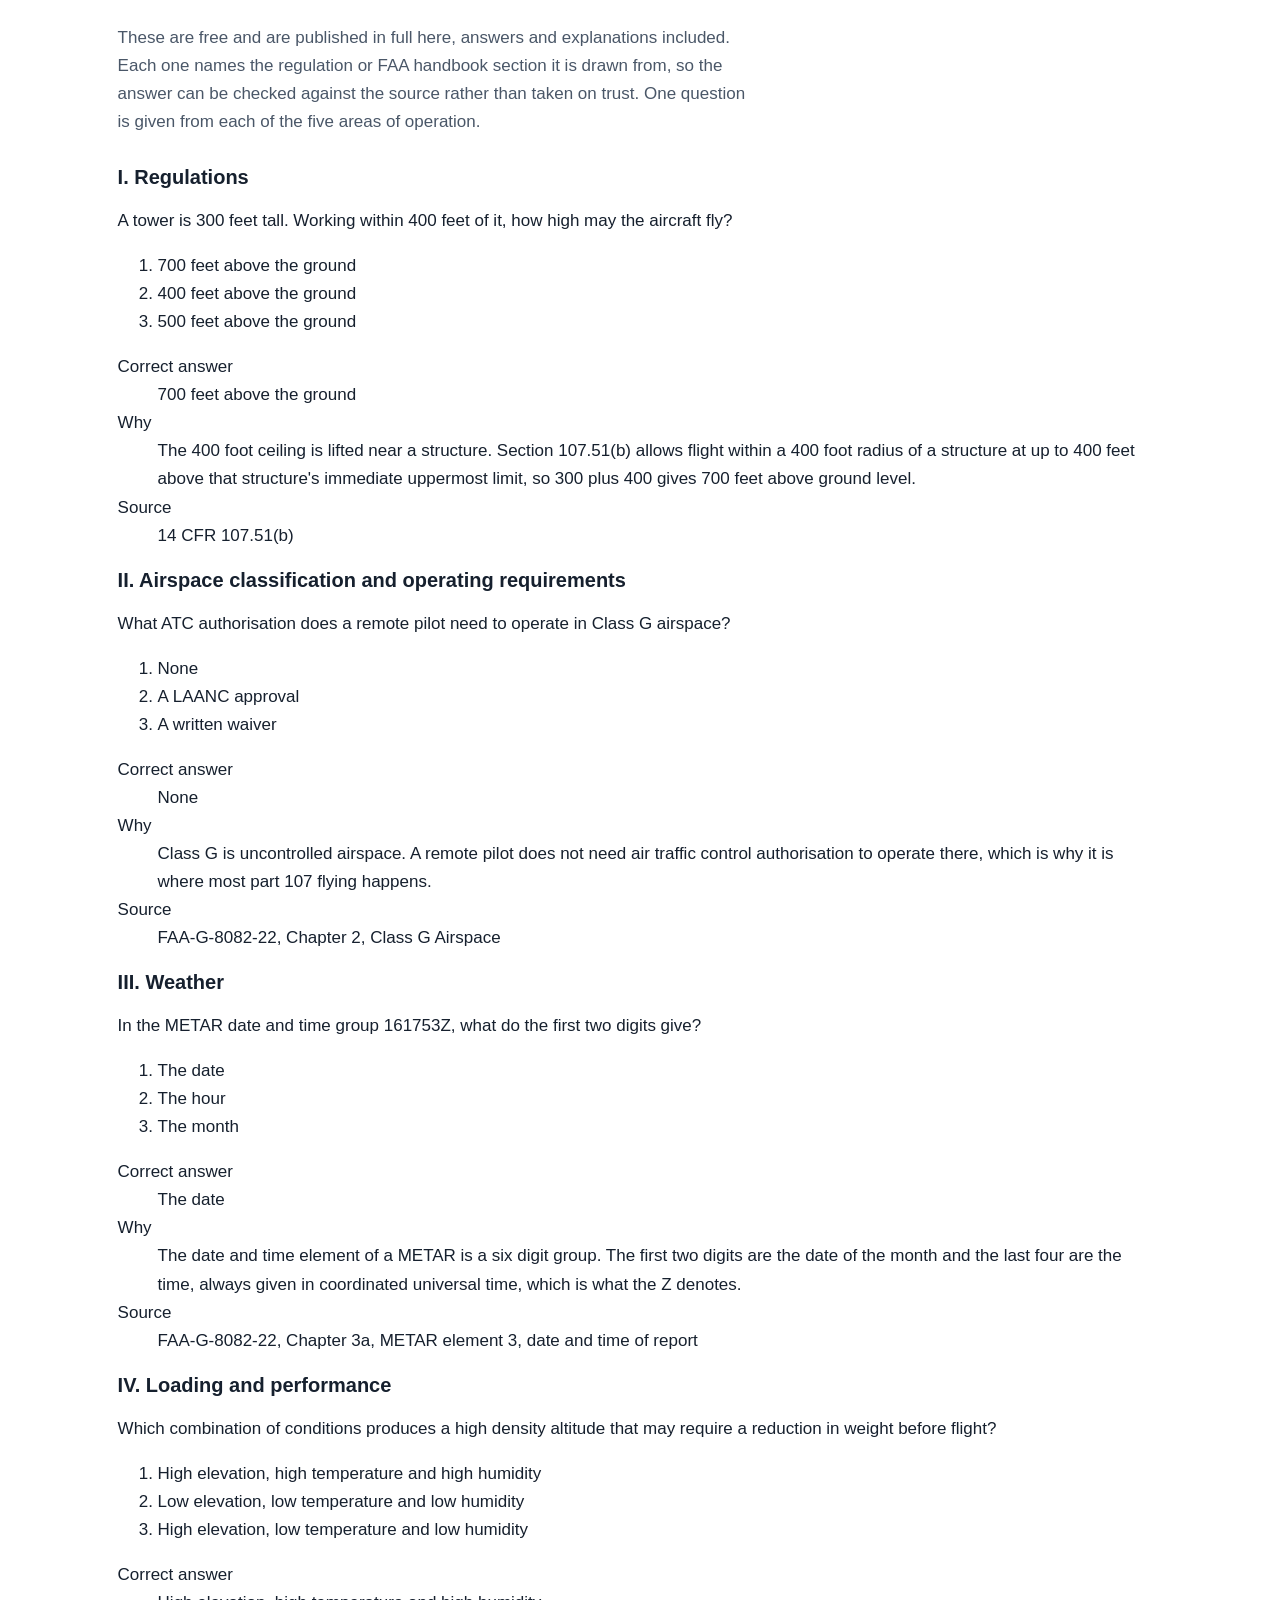
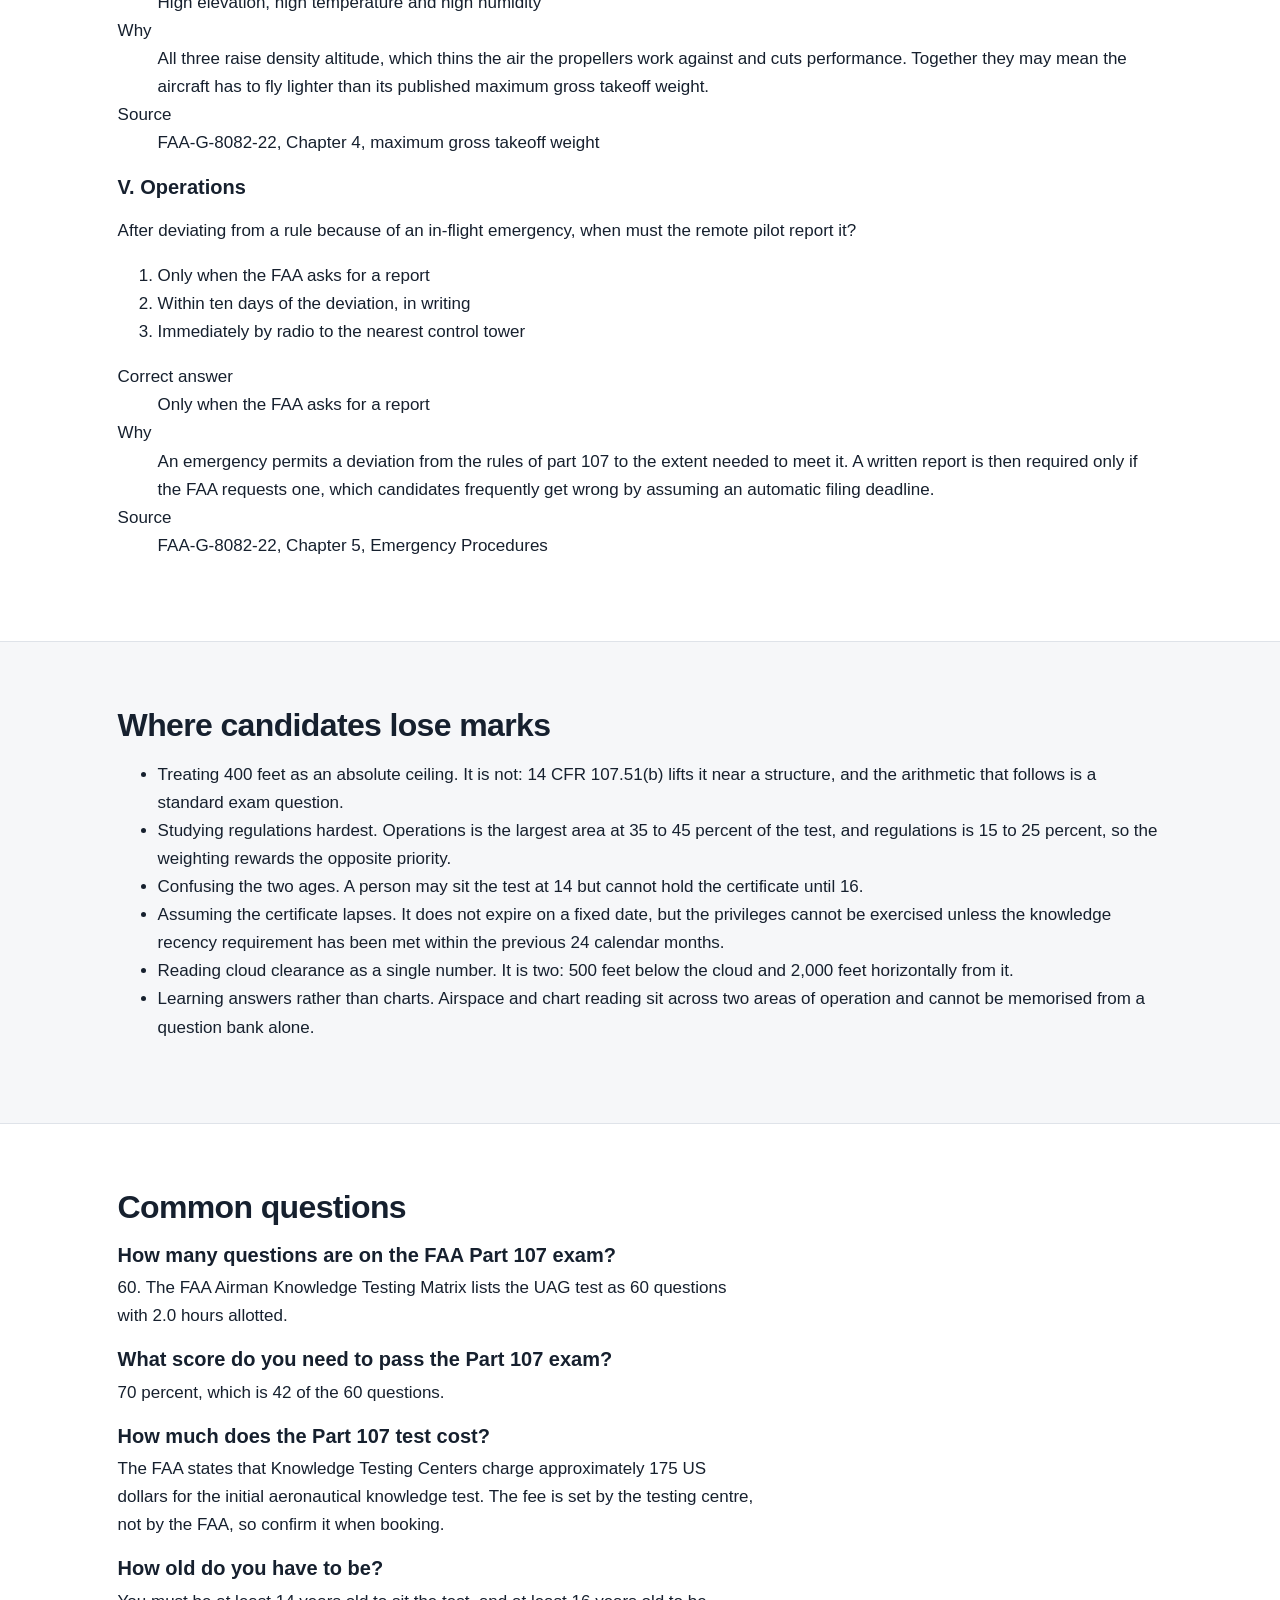
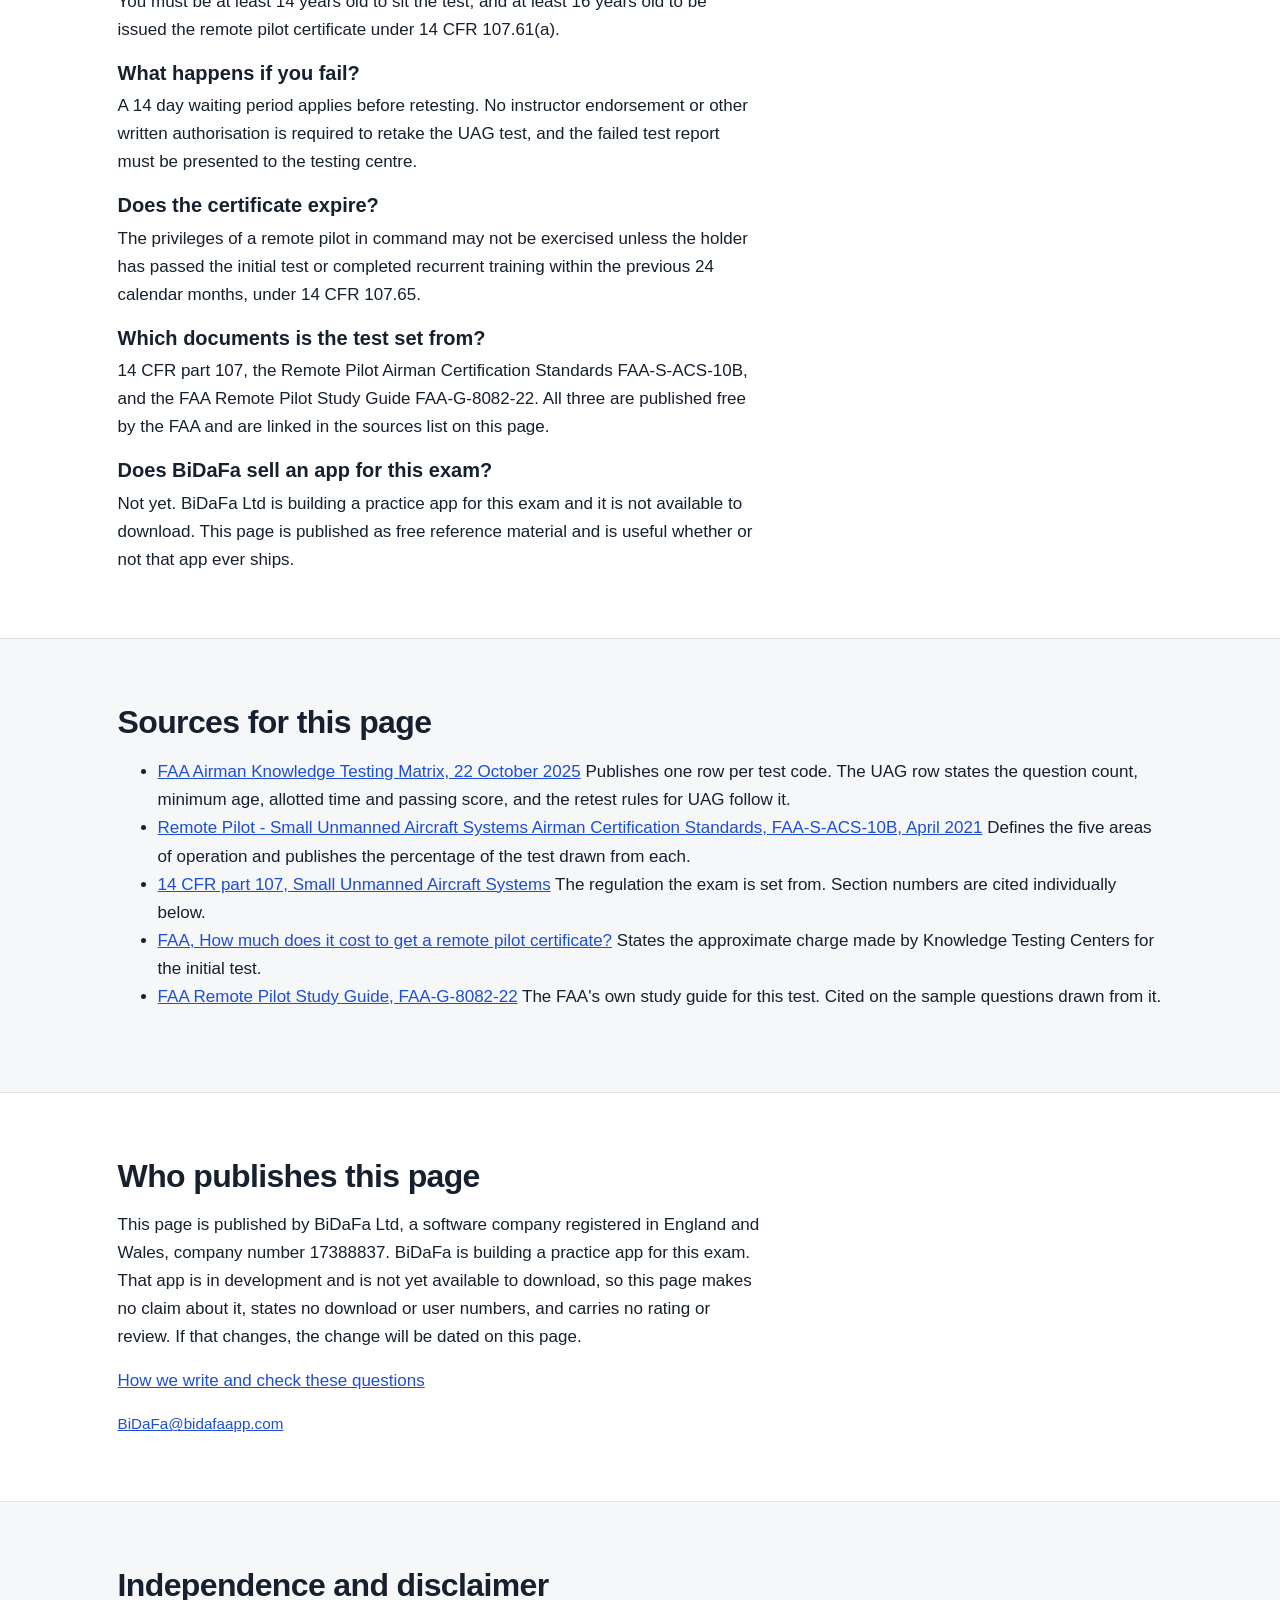
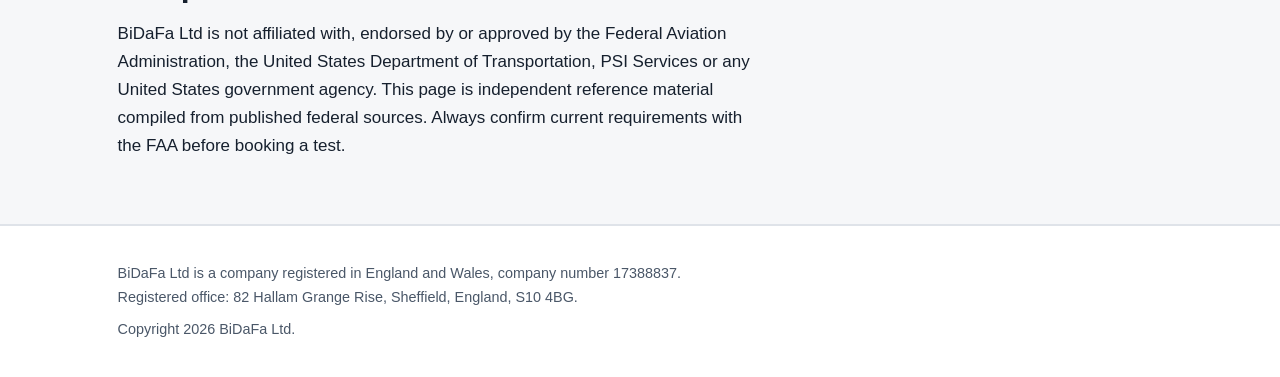
<file: docs/exams/faa-part-107/index.html>
<!doctype html>
<html lang="en-GB">
<head>
<meta charset="utf-8">
<meta name="viewport" content="width=device-width, initial-scale=1">

<title>FAA Part 107 exam (UAG): 60 questions, 70% to pass, 2 hours | BiDaFa</title>
<meta name="description" content="Reference page for the FAA Part 107 knowledge test, officially Unmanned Aircraft General - Small (UAG). 60 questions, 2 hours, 70% to pass, about 175 US dollars. Topic weightings, the operating limits that decide the paper, five worked sample questions, each figure cited to the FAA or the eCFR.">
<link rel="canonical" href="https://bidafaapp.com/exams/faa-part-107/">
<meta name="robots" content="index, follow">

<meta property="og:type" content="website">
<meta property="og:site_name" content="BiDaFa">
<meta property="og:locale" content="en_GB">
<meta property="og:title" content="FAA Part 107 exam (UAG): 60 questions, 70% to pass, 2 hours | BiDaFa">
<meta property="og:description" content="Reference page for the FAA Part 107 knowledge test, officially Unmanned Aircraft General - Small (UAG). 60 questions, 2 hours, 70% to pass, about 175 US dollars. Topic weightings, the operating limits that decide the paper, five worked sample questions, each figure cited to the FAA or the eCFR.">
<meta property="og:url" content="https://bidafaapp.com/exams/faa-part-107/">
<meta name="twitter:card" content="summary">

<meta name="theme-color" content="#0f172a" media="(prefers-color-scheme: dark)">
<meta name="theme-color" content="#ffffff" media="(prefers-color-scheme: light)">

<link rel="icon" href="/assets/favicon.svg" type="image/svg+xml">
<link rel="stylesheet" href="/assets/styles.css">

<script type="application/ld+json">{
  "@context": "https://schema.org",
  "@graph": [
    {
      "@type": "Organization",
      "@id": "https://bidafaapp.com/#organization",
      "name": "BiDaFa",
      "legalName": "BIDAFA LTD",
      "url": "https://bidafaapp.com/",
      "email": "BiDaFa@bidafaapp.com",
      "foundingDate": "2026-08-08",
      "description": "BiDaFa Ltd is a software company registered in England, building practice and revision apps for occupational licensing and certification exams. Free, sourced reference pages for the exams themselves. First apps in development.",
      "identifier": {
        "@type": "PropertyValue",
        "name": "Companies House company number",
        "value": "17388837"
      },
      "address": {
        "@type": "PostalAddress",
        "streetAddress": "82 Hallam Grange Rise",
        "addressLocality": "Sheffield",
        "postalCode": "S10 4BG",
        "addressCountry": "GB"
      },
      "contactPoint": {
        "@type": "ContactPoint",
        "contactType": "customer support",
        "email": "BiDaFa@bidafaapp.com",
        "areaServed": "GB"
      },
      "sameAs": [
        "https://find-and-update.company-information.service.gov.uk/company/17388837"
      ]
    },
    {
      "@type": "WebSite",
      "@id": "https://bidafaapp.com/#website",
      "url": "https://bidafaapp.com/",
      "name": "BiDaFa",
      "inLanguage": "en-GB",
      "publisher": {
        "@id": "https://bidafaapp.com/#organization"
      }
    },
    {
      "@type": "Article",
      "@id": "https://bidafaapp.com/exams/faa-part-107/#page",
      "url": "https://bidafaapp.com/exams/faa-part-107/",
      "name": "FAA Part 107 exam (UAG): 60 questions, 70% to pass, 2 hours | BiDaFa",
      "headline": "FAA Part 107 exam (UAG): 60 questions, 70% to pass, 2 hours | BiDaFa",
      "description": "Reference page for the FAA Part 107 knowledge test, officially Unmanned Aircraft General - Small (UAG). 60 questions, 2 hours, 70% to pass, about 175 US dollars. Topic weightings, the operating limits that decide the paper, five worked sample questions, each figure cited to the FAA or the eCFR.",
      "inLanguage": "en-GB",
      "isPartOf": {
        "@id": "https://bidafaapp.com/#website"
      },
      "publisher": {
        "@id": "https://bidafaapp.com/#organization"
      },
      "author": {
        "@id": "https://bidafaapp.com/#organization"
      },
      "dateModified": "2026-08-19"
    },
    {
      "@type": "BreadcrumbList",
      "@id": "https://bidafaapp.com/exams/faa-part-107/#breadcrumb",
      "itemListElement": [
        {
          "@type": "ListItem",
          "position": 1,
          "name": "Home",
          "item": "https://bidafaapp.com/"
        },
        {
          "@type": "ListItem",
          "position": 2,
          "name": "FAA Part 107 exam",
          "item": "https://bidafaapp.com/exams/faa-part-107/"
        }
      ]
    },
    {
      "@type": "FAQPage",
      "@id": "https://bidafaapp.com/exams/faa-part-107/#faq",
      "isPartOf": {
        "@id": "https://bidafaapp.com/exams/faa-part-107/#page"
      },
      "mainEntity": [
        {
          "@type": "Question",
          "name": "How many questions are on the FAA Part 107 exam?",
          "acceptedAnswer": {
            "@type": "Answer",
            "text": "60. The FAA Airman Knowledge Testing Matrix lists the UAG test as 60 questions with 2.0 hours allotted."
          }
        },
        {
          "@type": "Question",
          "name": "What score do you need to pass the Part 107 exam?",
          "acceptedAnswer": {
            "@type": "Answer",
            "text": "70 percent, which is 42 of the 60 questions."
          }
        },
        {
          "@type": "Question",
          "name": "How much does the Part 107 test cost?",
          "acceptedAnswer": {
            "@type": "Answer",
            "text": "The FAA states that Knowledge Testing Centers charge approximately 175 US dollars for the initial aeronautical knowledge test. The fee is set by the testing centre, not by the FAA, so confirm it when booking."
          }
        },
        {
          "@type": "Question",
          "name": "How old do you have to be?",
          "acceptedAnswer": {
            "@type": "Answer",
            "text": "You must be at least 14 years old to sit the test, and at least 16 years old to be issued the remote pilot certificate under 14 CFR 107.61(a)."
          }
        },
        {
          "@type": "Question",
          "name": "What happens if you fail?",
          "acceptedAnswer": {
            "@type": "Answer",
            "text": "A 14 day waiting period applies before retesting. No instructor endorsement or other written authorisation is required to retake the UAG test, and the failed test report must be presented to the testing centre."
          }
        },
        {
          "@type": "Question",
          "name": "Does the certificate expire?",
          "acceptedAnswer": {
            "@type": "Answer",
            "text": "The privileges of a remote pilot in command may not be exercised unless the holder has passed the initial test or completed recurrent training within the previous 24 calendar months, under 14 CFR 107.65."
          }
        },
        {
          "@type": "Question",
          "name": "Which documents is the test set from?",
          "acceptedAnswer": {
            "@type": "Answer",
            "text": "14 CFR part 107, the Remote Pilot Airman Certification Standards FAA-S-ACS-10B, and the FAA Remote Pilot Study Guide FAA-G-8082-22. All three are published free by the FAA and are linked in the sources list on this page."
          }
        },
        {
          "@type": "Question",
          "name": "Does BiDaFa sell an app for this exam?",
          "acceptedAnswer": {
            "@type": "Answer",
            "text": "Not yet. BiDaFa Ltd is building a practice app for this exam and it is not available to download. This page is published as free reference material and is useful whether or not that app ever ships."
          }
        }
      ]
    }
  ]
}</script>
</head>

<body>
<a class="skip" href="#main">Skip to content</a>

<header class="site-header">
  <div class="wrap header-inner">
    <a class="brand" href="/" aria-label="BiDaFa Ltd home">
      <span class="brand-mark" aria-hidden="true">B</span>
      <span class="brand-text">BiDaFa</span>
    </a>
    <nav aria-label="Primary">
      <ul class="nav">
        <li><a href="/exams/faa-part-107/">Exams</a></li>
        <li><a href="/how-we-write-questions/">How we write questions</a></li>
        <li><a href="/#about">About</a></li>
        <li><a href="/#contact">Contact</a></li>
      </ul>
    </nav>
  </div>
</header>

<main id="main">

<section class="hero">
  <div class="wrap">
    <p class="eyebrow">United States / Federal Aviation Administration</p>
    <h1>FAA Part 107 exam</h1>

    <h2 id="summary">In one sentence</h2>
    <p class="lead">The FAA Part 107 exam, officially the Unmanned Aircraft General - Small (UAG) knowledge test, is the written test a person in the United States must pass to be issued an FAA Remote Pilot Certificate with a small UAS rating, which is the certificate required to fly a drone weighing less than 55 pounds for work or business.</p>

    <p class="status" role="note">Every figure on this page was checked against the source named beside it on 2026-08-19.</p>
  </div>
</section>

<section id="at-a-glance" class="band" aria-labelledby="at-a-glance-h">
  <div class="wrap prose">
    <h2 id="at-a-glance-h">At a glance</h2>
    <dl class="meta">
      <dt>Also known as</dt>
      <dd>Part 107 test, FAA drone test, remote pilot knowledge test, sUAS knowledge test, UAG test</dd>
      <dt>Certificate granted</dt>
      <dd>Remote Pilot Certificate with a small UAS rating</dd>
      <dt>Governed by</dt>
      <dd>14 CFR part 107</dd>
    </dl>
  </div>
</section>

<section id="facts" class="band band-alt" aria-labelledby="facts-h">
  <div class="wrap">
    <h2 id="facts-h">Exam facts</h2>
    <table class="facts">
      <thead>
        <tr>
          <th scope="col">Item</th>
          <th scope="col">Value</th>
          <th scope="col">Source</th>
        </tr>
      </thead>
      <tbody>
        <tr>
          <th scope="row">Official test name</th>
          <td>Unmanned Aircraft General - Small</td>
          <td><a href="#source-matrix">FAA Airman Knowledge Testing Matrix</a></td>
        </tr>
        <tr>
          <th scope="row">Test code</th>
          <td>UAG</td>
          <td><a href="#source-matrix">FAA Airman Knowledge Testing Matrix</a></td>
        </tr>
        <tr>
          <th scope="row">Number of questions</th>
          <td>60</td>
          <td><a href="#source-matrix">FAA Airman Knowledge Testing Matrix</a></td>
        </tr>
        <tr>
          <th scope="row">Question format</th>
          <td>Multiple choice, three options per question</td>
          <td><a href="#source-acs">FAA-S-ACS-10B</a></td>
        </tr>
        <tr>
          <th scope="row">Time allowed</th>
          <td>2.0 hours</td>
          <td><a href="#source-matrix">FAA Airman Knowledge Testing Matrix</a></td>
        </tr>
        <tr>
          <th scope="row">Passing score</th>
          <td>70</td>
          <td><a href="#source-matrix">FAA Airman Knowledge Testing Matrix</a></td>
        </tr>
        <tr>
          <th scope="row">Questions needed to pass</th>
          <td>42 of 60</td>
          <td><a href="#source-matrix">FAA Airman Knowledge Testing Matrix</a></td>
        </tr>
        <tr>
          <th scope="row">Minimum age to sit the test</th>
          <td>14 years</td>
          <td><a href="#source-matrix">FAA Airman Knowledge Testing Matrix</a></td>
        </tr>
        <tr>
          <th scope="row">Minimum age to hold the certificate</th>
          <td>16 years</td>
          <td><a href="#source-cfr107">14 CFR part 107</a></td>
        </tr>
        <tr>
          <th scope="row">Waiting period to retake after a failure</th>
          <td>14 calendar days</td>
          <td><a href="#source-matrix">FAA Airman Knowledge Testing Matrix</a></td>
        </tr>
        <tr>
          <th scope="row">Instructor endorsement required</th>
          <td>No, for the UAG test none is required</td>
          <td><a href="#source-matrix">FAA Airman Knowledge Testing Matrix</a></td>
        </tr>
        <tr>
          <th scope="row">Approximate test fee</th>
          <td>About 175 US dollars, charged by the testing centre</td>
          <td><a href="#source-faafaq">FAA, cost of a remote pilot certificate</a></td>
        </tr>
        <tr>
          <th scope="row">Where it is sat</th>
          <td>An FAA-approved Knowledge Testing Center</td>
          <td><a href="#source-matrix">FAA Airman Knowledge Testing Matrix</a></td>
        </tr>
        <tr>
          <th scope="row">Knowledge recency requirement</th>
          <td>Within the previous 24 calendar months</td>
          <td><a href="#source-cfr107">14 CFR part 107</a></td>
        </tr>
      </tbody>
    </table>
    <p class="note">Every figure above is taken from the source named beside it and was checked on the date shown at the top of this page. Where the FAA states a figure as approximate, this page says so rather than rounding it into a precise-looking number.</p>
  </div>
</section>

<section id="topics" class="band" aria-labelledby="topics-h">
  <div class="wrap">
    <h2 id="topics-h">What the test covers, and how much of it</h2>
    <p class="section-intro">The FAA publishes the proportion of the test drawn from each area of operation in the Remote Pilot Airman Certification Standards, FAA-S-ACS-10B. These are the published ranges, not an estimate.</p>
    <table class="facts">
      <thead>
        <tr>
          <th scope="col">Area of operation</th>
          <th scope="col">Share of the test</th>
          <th scope="col">What it covers</th>
        </tr>
      </thead>
      <tbody>
        <tr>
          <th scope="row">I. Regulations</th>
          <td>15 to 25 percent</td>
          <td>Privileges, limitations and flight operation under part 107, including registration, remote pilot certification, waivers, and the rules on operating over people and at night.</td>
        </tr>
        <tr>
          <th scope="row">II. Airspace classification and operating requirements</th>
          <td>15 to 25 percent</td>
          <td>Airspace classes, chart reading, flight restrictions, and when an airspace authorisation is needed before flying.</td>
        </tr>
        <tr>
          <th scope="row">III. Weather</th>
          <td>11 to 16 percent</td>
          <td>Aviation weather sources, reading a METAR, and the effects of weather on small unmanned aircraft performance.</td>
        </tr>
        <tr>
          <th scope="row">IV. Loading and performance</th>
          <td>7 to 11 percent</td>
          <td>Weight and balance, the effect of density altitude, and how loading changes what the aircraft can safely do.</td>
        </tr>
        <tr>
          <th scope="row">V. Operations</th>
          <td>35 to 45 percent</td>
          <td>The largest single area. Radio procedures, airport operations, emergency procedures, crew resource management, physiology, aeronautical decision making and maintenance.</td>
        </tr>
      </tbody>
    </table>
  </div>
</section>

<section id="limits" class="band band-alt" aria-labelledby="limits-h">
  <div class="wrap">
    <h2 id="limits-h">The operating limits the test is built around</h2>
    <p class="section-intro">These figures come from a single regulation, 14 CFR 107.51, plus the definition of a small unmanned aircraft in 14 CFR 107.3. They account for a disproportionate share of the calculation questions on the paper. The text of each rule is quoted at the eCFR link in the sources list.</p>
    <table class="facts">
      <thead>
        <tr>
          <th scope="col">Limit</th>
          <th scope="col">Value</th>
          <th scope="col">Rule</th>
        </tr>
      </thead>
      <tbody>
        <tr>
          <th scope="row">Maximum groundspeed</th>
          <td>87 knots, which the rule also states as 100 miles per hour</td>
          <td>14 CFR 107.51(a)</td>
        </tr>
        <tr>
          <th scope="row">Maximum altitude</th>
          <td>400 feet above ground level</td>
          <td>14 CFR 107.51(b)</td>
        </tr>
        <tr>
          <th scope="row">Exception near a structure</th>
          <td>Within a 400 foot radius of a structure, up to 400 feet above that structure&#39;s immediate uppermost limit</td>
          <td>14 CFR 107.51(b)(1) and (b)(2)</td>
        </tr>
        <tr>
          <th scope="row">Minimum flight visibility</th>
          <td>3 statute miles, observed from the location of the control station</td>
          <td>14 CFR 107.51(c)</td>
        </tr>
        <tr>
          <th scope="row">Minimum distance below cloud</th>
          <td>500 feet</td>
          <td>14 CFR 107.51(d)(1)</td>
        </tr>
        <tr>
          <th scope="row">Minimum horizontal distance from cloud</th>
          <td>2,000 feet</td>
          <td>14 CFR 107.51(d)(2)</td>
        </tr>
        <tr>
          <th scope="row">Maximum takeoff weight</th>
          <td>Less than 55 pounds, including everything on board or otherwise attached to the aircraft</td>
          <td>14 CFR 107.3</td>
        </tr>
      </tbody>
    </table>
  </div>
</section>

<section id="samples" class="band" aria-labelledby="samples-h">
  <div class="wrap">
    <h2 id="samples-h">Five questions in the format of the real test, with the rule each one comes from</h2>
    <p class="section-intro">These are free and are published in full here, answers and explanations included. Each one names the regulation or FAA handbook section it is drawn from, so the answer can be checked against the source rather than taken on trust. One question is given from each of the five areas of operation.</p>
    <article class="sample" aria-labelledby="sample-1-h">
      <h3 id="sample-1-h">I. Regulations</h3>
      <p class="sample-q">A tower is 300 feet tall. Working within 400 feet of it, how high may the aircraft fly?</p>
      <ol class="sample-options">
        <li>700 feet above the ground</li>
        <li>400 feet above the ground</li>
        <li>500 feet above the ground</li>
      </ol>
      <dl class="sample-meta">
        <dt>Correct answer</dt>
        <dd>700 feet above the ground</dd>
        <dt>Why</dt>
        <dd>The 400 foot ceiling is lifted near a structure. Section 107.51(b) allows flight within a 400 foot radius of a structure at up to 400 feet above that structure&#39;s immediate uppermost limit, so 300 plus 400 gives 700 feet above ground level.</dd>
        <dt>Source</dt>
        <dd>14 CFR 107.51(b)</dd>
      </dl>
    </article>
    <article class="sample" aria-labelledby="sample-2-h">
      <h3 id="sample-2-h">II. Airspace classification and operating requirements</h3>
      <p class="sample-q">What ATC authorisation does a remote pilot need to operate in Class G airspace?</p>
      <ol class="sample-options">
        <li>None</li>
        <li>A LAANC approval</li>
        <li>A written waiver</li>
      </ol>
      <dl class="sample-meta">
        <dt>Correct answer</dt>
        <dd>None</dd>
        <dt>Why</dt>
        <dd>Class G is uncontrolled airspace. A remote pilot does not need air traffic control authorisation to operate there, which is why it is where most part 107 flying happens.</dd>
        <dt>Source</dt>
        <dd>FAA-G-8082-22, Chapter 2, Class G Airspace</dd>
      </dl>
    </article>
    <article class="sample" aria-labelledby="sample-3-h">
      <h3 id="sample-3-h">III. Weather</h3>
      <p class="sample-q">In the METAR date and time group 161753Z, what do the first two digits give?</p>
      <ol class="sample-options">
        <li>The date</li>
        <li>The hour</li>
        <li>The month</li>
      </ol>
      <dl class="sample-meta">
        <dt>Correct answer</dt>
        <dd>The date</dd>
        <dt>Why</dt>
        <dd>The date and time element of a METAR is a six digit group. The first two digits are the date of the month and the last four are the time, always given in coordinated universal time, which is what the Z denotes.</dd>
        <dt>Source</dt>
        <dd>FAA-G-8082-22, Chapter 3a, METAR element 3, date and time of report</dd>
      </dl>
    </article>
    <article class="sample" aria-labelledby="sample-4-h">
      <h3 id="sample-4-h">IV. Loading and performance</h3>
      <p class="sample-q">Which combination of conditions produces a high density altitude that may require a reduction in weight before flight?</p>
      <ol class="sample-options">
        <li>High elevation, high temperature and high humidity</li>
        <li>Low elevation, low temperature and low humidity</li>
        <li>High elevation, low temperature and low humidity</li>
      </ol>
      <dl class="sample-meta">
        <dt>Correct answer</dt>
        <dd>High elevation, high temperature and high humidity</dd>
        <dt>Why</dt>
        <dd>All three raise density altitude, which thins the air the propellers work against and cuts performance. Together they may mean the aircraft has to fly lighter than its published maximum gross takeoff weight.</dd>
        <dt>Source</dt>
        <dd>FAA-G-8082-22, Chapter 4, maximum gross takeoff weight</dd>
      </dl>
    </article>
    <article class="sample" aria-labelledby="sample-5-h">
      <h3 id="sample-5-h">V. Operations</h3>
      <p class="sample-q">After deviating from a rule because of an in-flight emergency, when must the remote pilot report it?</p>
      <ol class="sample-options">
        <li>Only when the FAA asks for a report</li>
        <li>Within ten days of the deviation, in writing</li>
        <li>Immediately by radio to the nearest control tower</li>
      </ol>
      <dl class="sample-meta">
        <dt>Correct answer</dt>
        <dd>Only when the FAA asks for a report</dd>
        <dt>Why</dt>
        <dd>An emergency permits a deviation from the rules of part 107 to the extent needed to meet it. A written report is then required only if the FAA requests one, which candidates frequently get wrong by assuming an automatic filing deadline.</dd>
        <dt>Source</dt>
        <dd>FAA-G-8082-22, Chapter 5, Emergency Procedures</dd>
      </dl>
    </article>
  </div>
</section>

<section id="mistakes" class="band band-alt" aria-labelledby="mistakes-h">
  <div class="wrap prose">
    <h2 id="mistakes-h">Where candidates lose marks</h2>
    <ul>
      <li>Treating 400 feet as an absolute ceiling. It is not: 14 CFR 107.51(b) lifts it near a structure, and the arithmetic that follows is a standard exam question.</li>
      <li>Studying regulations hardest. Operations is the largest area at 35 to 45 percent of the test, and regulations is 15 to 25 percent, so the weighting rewards the opposite priority.</li>
      <li>Confusing the two ages. A person may sit the test at 14 but cannot hold the certificate until 16.</li>
      <li>Assuming the certificate lapses. It does not expire on a fixed date, but the privileges cannot be exercised unless the knowledge recency requirement has been met within the previous 24 calendar months.</li>
      <li>Reading cloud clearance as a single number. It is two: 500 feet below the cloud and 2,000 feet horizontally from it.</li>
      <li>Learning answers rather than charts. Airspace and chart reading sit across two areas of operation and cannot be memorised from a question bank alone.</li>
    </ul>
  </div>
</section>

<section id="faq" class="band" aria-labelledby="faq-h">
  <div class="wrap prose">
    <h2 id="faq-h">Common questions</h2>
    <h3>How many questions are on the FAA Part 107 exam?</h3>
    <p>60. The FAA Airman Knowledge Testing Matrix lists the UAG test as 60 questions with 2.0 hours allotted.</p>
    <h3>What score do you need to pass the Part 107 exam?</h3>
    <p>70 percent, which is 42 of the 60 questions.</p>
    <h3>How much does the Part 107 test cost?</h3>
    <p>The FAA states that Knowledge Testing Centers charge approximately 175 US dollars for the initial aeronautical knowledge test. The fee is set by the testing centre, not by the FAA, so confirm it when booking.</p>
    <h3>How old do you have to be?</h3>
    <p>You must be at least 14 years old to sit the test, and at least 16 years old to be issued the remote pilot certificate under 14 CFR 107.61(a).</p>
    <h3>What happens if you fail?</h3>
    <p>A 14 day waiting period applies before retesting. No instructor endorsement or other written authorisation is required to retake the UAG test, and the failed test report must be presented to the testing centre.</p>
    <h3>Does the certificate expire?</h3>
    <p>The privileges of a remote pilot in command may not be exercised unless the holder has passed the initial test or completed recurrent training within the previous 24 calendar months, under 14 CFR 107.65.</p>
    <h3>Which documents is the test set from?</h3>
    <p>14 CFR part 107, the Remote Pilot Airman Certification Standards FAA-S-ACS-10B, and the FAA Remote Pilot Study Guide FAA-G-8082-22. All three are published free by the FAA and are linked in the sources list on this page.</p>
    <h3>Does BiDaFa sell an app for this exam?</h3>
    <p>Not yet. BiDaFa Ltd is building a practice app for this exam and it is not available to download. This page is published as free reference material and is useful whether or not that app ever ships.</p>
  </div>
</section>

<section id="sources" class="band band-alt" aria-labelledby="sources-h">
  <div class="wrap prose">
    <h2 id="sources-h">Sources for this page</h2>
    <ul class="sources">
      <li id="source-matrix">
        <a href="https://www.faa.gov/training_testing/testing/testing_matrix" rel="nofollow noopener">FAA Airman Knowledge Testing Matrix, 22 October 2025</a>
        <span class="source-note">Publishes one row per test code. The UAG row states the question count, minimum age, allotted time and passing score, and the retest rules for UAG follow it.</span>
      </li>
      <li id="source-acs">
        <a href="https://www.faa.gov/training_testing/testing/acs/uas_acs.pdf" rel="nofollow noopener">Remote Pilot - Small Unmanned Aircraft Systems Airman Certification Standards, FAA-S-ACS-10B, April 2021</a>
        <span class="source-note">Defines the five areas of operation and publishes the percentage of the test drawn from each.</span>
      </li>
      <li id="source-cfr107">
        <a href="https://www.ecfr.gov/current/title-14/chapter-I/subchapter-F/part-107" rel="nofollow noopener">14 CFR part 107, Small Unmanned Aircraft Systems</a>
        <span class="source-note">The regulation the exam is set from. Section numbers are cited individually below.</span>
      </li>
      <li id="source-faafaq">
        <a href="https://www.faa.gov/faq/how-much-does-it-cost-get-remote-pilot-certificate" rel="nofollow noopener">FAA, How much does it cost to get a remote pilot certificate?</a>
        <span class="source-note">States the approximate charge made by Knowledge Testing Centers for the initial test.</span>
      </li>
      <li id="source-studyguide">
        <a href="https://www.faa.gov/sites/faa.gov/files/regulations_policies/handbooks_manuals/aviation/remote_pilot_study_guide.pdf" rel="nofollow noopener">FAA Remote Pilot Study Guide, FAA-G-8082-22</a>
        <span class="source-note">The FAA&#39;s own study guide for this test. Cited on the sample questions drawn from it.</span>
      </li>
    </ul>
  </div>
</section>

<section id="publisher" class="band" aria-labelledby="publisher-h">
  <div class="wrap prose">
    <h2 id="publisher-h">Who publishes this page</h2>
    <p>This page is published by BiDaFa Ltd, a software company registered in England and Wales, company number 17388837. BiDaFa is building a practice app for this exam. That app is in development and is not yet available to download, so this page makes no claim about it, states no download or user numbers, and carries no rating or review. If that changes, the change will be dated on this page.</p>
    <p><a href="/how-we-write-questions/">How we write and check these questions</a></p>
    <p class="email-plain"><a href="mailto:BiDaFa@bidafaapp.com">BiDaFa@bidafaapp.com</a></p>
  </div>
</section>

<section id="disclaimer" class="band band-alt" aria-labelledby="disclaimer-h">
  <div class="wrap prose">
    <h2 id="disclaimer-h">Independence and disclaimer</h2>
    <p>BiDaFa Ltd is not affiliated with, endorsed by or approved by the Federal Aviation Administration, the United States Department of Transportation, PSI Services or any United States government agency. This page is independent reference material compiled from published federal sources. Always confirm current requirements with the FAA before booking a test.</p>
  </div>
</section>

</main>

<footer class="site-footer">
  <div class="wrap">
    <p class="legal">BiDaFa Ltd is a company registered in England and Wales, company number 17388837. Registered office: 82 Hallam Grange Rise, Sheffield, England, S10 4BG.</p>
    <p class="copyright">Copyright 2026 BiDaFa Ltd.</p>
  </div>
</footer>

</body>
</html>
</file>
<file: assets/styles.css>
/* BiDaFa Ltd site styles.
   No external fonts and no JavaScript: the page should render on first paint.
   Colours are defined as custom properties on :root (light) and overridden for dark. */

:root {
  --bg: #ffffff;
  --bg-alt: #f6f7f9;
  --ink: #16202e;
  --ink-soft: #4a5768;
  --rule: #dfe3e9;
  --accent: #1d4ed8;
  --accent-ink: #ffffff;
  --note-bg: #eef2ff;
  --note-ink: #27357a;
  --note-rule: #c3cdf5;

  --wrap: 68rem;
  --step-0: 1.0625rem;
  --step-1: 1.25rem;
  --step-2: 1.5rem;
  --step-3: 2rem;
  --step-4: clamp(2.1rem, 1.3rem + 3.4vw, 3.4rem);

  --font: -apple-system, BlinkMacSystemFont, "Segoe UI", Roboto, "Helvetica Neue",
          Arial, "Noto Sans", sans-serif;
}

@media (prefers-color-scheme: dark) {
  :root {
    --bg: #0f172a;
    --bg-alt: #16203a;
    --ink: #e8edf5;
    --ink-soft: #a6b3c8;
    --rule: #2a3550;
    --accent: #93b4ff;
    --accent-ink: #0f172a;
    --note-bg: #1c2a4d;
    --note-ink: #cfdcff;
    --note-rule: #38508c;
  }
}

*, *::before, *::after { box-sizing: border-box; }

html { -webkit-text-size-adjust: 100%; }

body {
  margin: 0;
  background: var(--bg);
  color: var(--ink);
  font-family: var(--font);
  font-size: var(--step-0);
  line-height: 1.65;
  -webkit-font-smoothing: antialiased;
}

.wrap {
  width: 100%;
  max-width: var(--wrap);
  margin-inline: auto;
  padding-inline: 1.35rem;
}

a { color: var(--accent); }
a:focus-visible, .button:focus-visible {
  outline: 3px solid var(--accent);
  outline-offset: 3px;
  border-radius: 3px;
}

.skip {
  position: absolute;
  left: -9999px;
}
.skip:focus {
  left: 1rem;
  top: 1rem;
  z-index: 10;
  background: var(--accent);
  color: var(--accent-ink);
  padding: 0.6rem 1rem;
  border-radius: 6px;
}

/* Header */

.site-header {
  border-bottom: 1px solid var(--rule);
  background: var(--bg);
}
.header-inner {
  display: flex;
  flex-wrap: wrap;
  gap: 0.75rem 1.5rem;
  align-items: center;
  justify-content: space-between;
  padding-block: 1rem;
}
.brand {
  display: inline-flex;
  align-items: center;
  gap: 0.6rem;
  font-weight: 700;
  font-size: var(--step-1);
  letter-spacing: -0.01em;
  color: var(--ink);
  text-decoration: none;
}
.brand-mark {
  display: grid;
  place-items: center;
  width: 2rem;
  height: 2rem;
  border-radius: 7px;
  background: var(--accent);
  color: var(--accent-ink);
  font-size: 1.05rem;
  font-weight: 700;
}
.nav {
  display: flex;
  flex-wrap: wrap;
  gap: 1.25rem;
  margin: 0;
  padding: 0;
  list-style: none;
  font-size: 0.97rem;
}
.nav a { color: var(--ink-soft); text-decoration: none; }
.nav a:hover { color: var(--accent); text-decoration: underline; }

/* Hero */

.hero { padding-block: clamp(3rem, 1.5rem + 6vw, 5.5rem) clamp(2rem, 1rem + 4vw, 3.5rem); }
.eyebrow {
  margin: 0 0 0.9rem;
  font-size: 0.83rem;
  font-weight: 600;
  letter-spacing: 0.09em;
  text-transform: uppercase;
  color: var(--ink-soft);
}
.hero h1 {
  margin: 0 0 1.1rem;
  max-width: 20ch;
  font-size: var(--step-4);
  line-height: 1.1;
  letter-spacing: -0.025em;
  font-weight: 700;
}
.lead {
  margin: 0 0 1.5rem;
  max-width: 62ch;
  font-size: var(--step-1);
  color: var(--ink-soft);
}
.status {
  display: inline-block;
  margin: 0;
  padding: 0.7rem 1.05rem;
  border: 1px solid var(--note-rule);
  border-left-width: 4px;
  border-radius: 7px;
  background: var(--note-bg);
  color: var(--note-ink);
  font-size: 0.97rem;
  font-weight: 500;
}

/* Bands */

.band { padding-block: clamp(2.5rem, 1.5rem + 4vw, 4rem); }
.band-alt { background: var(--bg-alt); border-block: 1px solid var(--rule); }

h2 {
  margin: 0 0 1rem;
  font-size: var(--step-3);
  line-height: 1.2;
  letter-spacing: -0.02em;
  font-weight: 700;
}
h3 {
  margin: 0 0 0.4rem;
  font-size: var(--step-1);
  line-height: 1.3;
  font-weight: 650;
}
.prose p { max-width: 68ch; margin: 0 0 1rem; }
.prose p:last-child { margin-bottom: 0; }
.section-intro {
  max-width: 68ch;
  margin: 0 0 1.75rem;
  color: var(--ink-soft);
}

/* Principles */

.principles {
  display: grid;
  grid-template-columns: repeat(auto-fit, minmax(16rem, 1fr));
  gap: 1.4rem;
  margin: 0;
  padding: 0;
  list-style: none;
}
.principle {
  padding: 1.35rem;
  border: 1px solid var(--rule);
  border-radius: 11px;
  background: var(--bg);
}
.principle p { margin: 0; color: var(--ink-soft); }

/* Contact */

.button {
  display: inline-block;
  padding: 0.72rem 1.35rem;
  border-radius: 8px;
  background: var(--accent);
  color: var(--accent-ink);
  font-weight: 600;
  text-decoration: none;
}
.button:hover { filter: brightness(1.08); }
.email-plain { font-size: 0.95rem; color: var(--ink-soft); }

/* Footer */

.site-footer {
  padding-block: 2.25rem;
  border-top: 1px solid var(--rule);
  background: var(--bg);
  color: var(--ink-soft);
  font-size: 0.9rem;
}
.site-footer p { margin: 0 0 0.5rem; max-width: 78ch; }
.site-footer p:last-child { margin-bottom: 0; }

@media (prefers-reduced-motion: reduce) {
  * { animation: none !important; transition: none !important; }
}

/* Document pages (privacy, support) */

.doc-date { padding-block: 1.25rem; border-bottom: 1px solid var(--rule); }
.doc-date p { margin: 0; color: var(--ink-soft); font-size: 0.95rem; }
.doc-date time { color: var(--ink); font-weight: 600; }

.facts-list {
  display: grid;
  grid-template-columns: minmax(9rem, auto) 1fr;
  gap: 0.4rem 1.25rem;
  max-width: 68ch;
  margin: 0 0 1rem;
}
.facts-list dt { color: var(--ink-soft); }
.facts-list dd { margin: 0; }

@media (max-width: 32rem) {
  .facts-list { grid-template-columns: 1fr; gap: 0.1rem; }
  .facts-list dd { margin-bottom: 0.6rem; }
}

.steps, .points { max-width: 68ch; margin: 0 0 1rem; padding-left: 1.4rem; }
.steps li, .points li { margin-bottom: 0.5rem; }
.steps li:last-child, .points li:last-child { margin-bottom: 0; }

/* Footer navigation. The privacy and support links are what an app store listing points
   at, so they appear on every page rather than only on the home page. */

.footer-links ul {
  display: flex;
  flex-wrap: wrap;
  gap: 0.5rem 1.5rem;
  margin: 0 0 1rem;
  padding: 0;
  list-style: none;
}
.footer-links a { font-weight: 600; }
</file>
